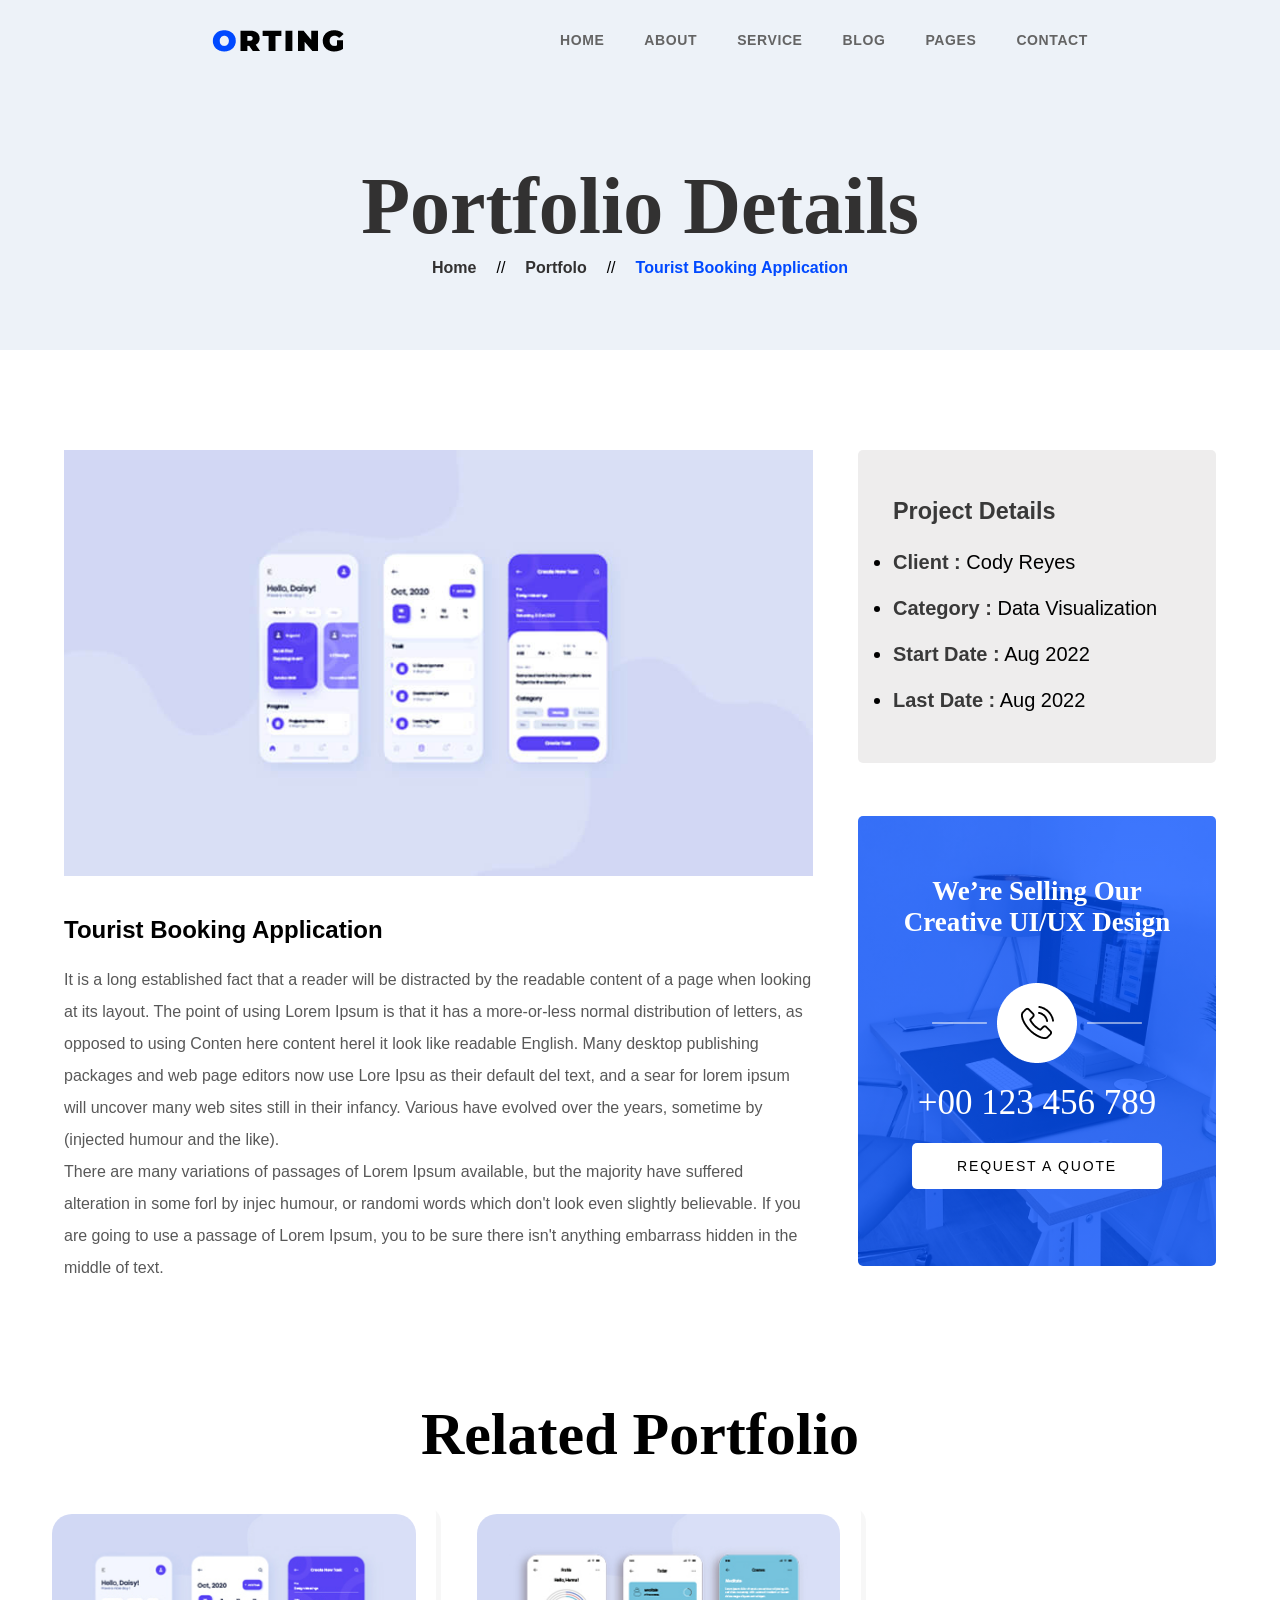
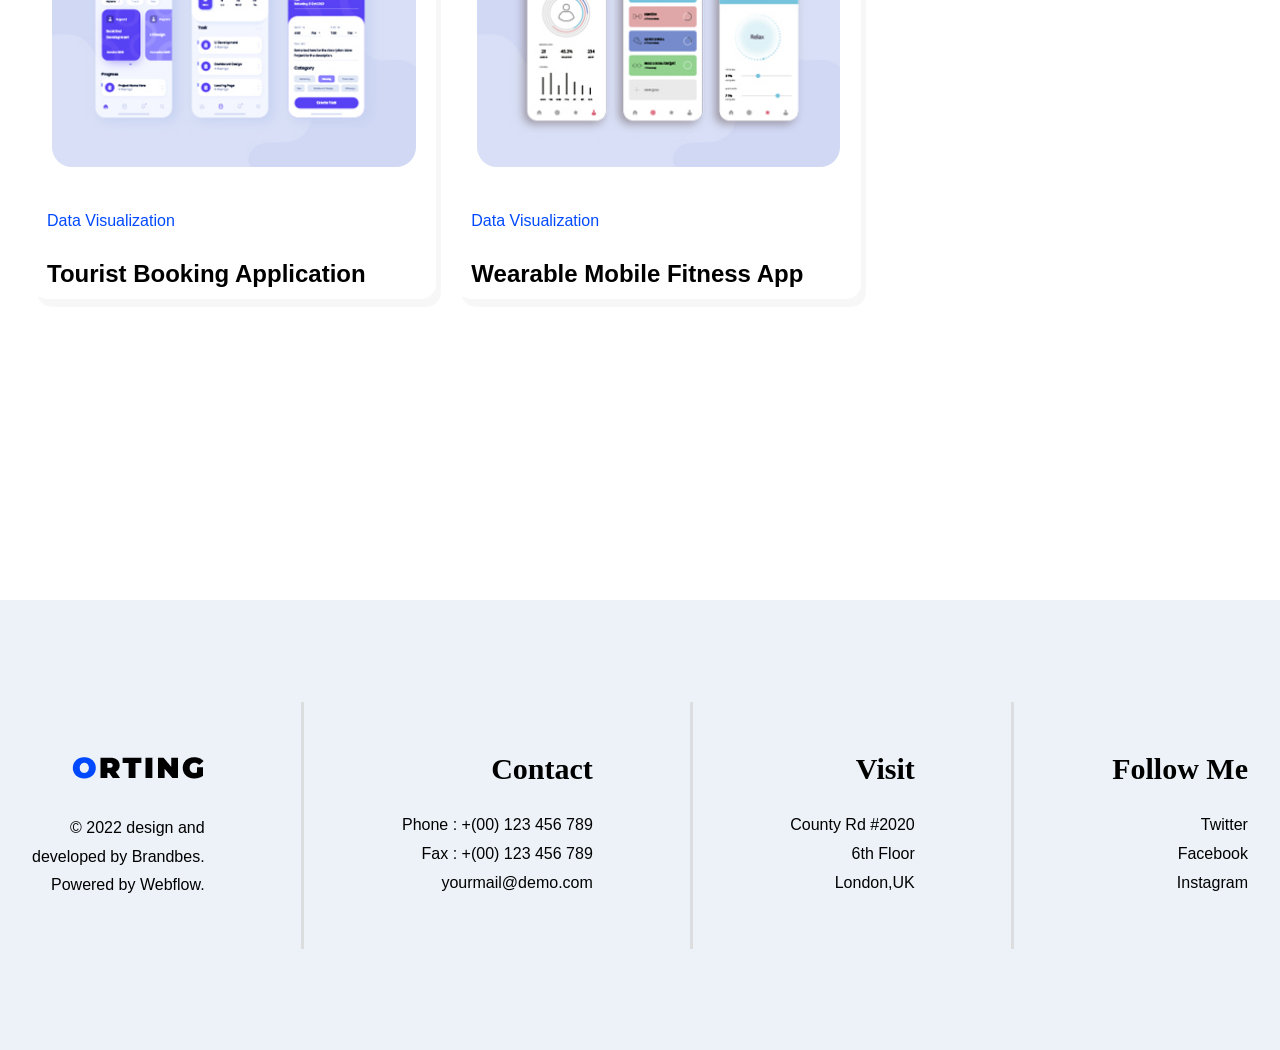
<file: session-2/Portfolio/index.html>
<!DOCTYPE html>
<html lang="en">
<head>
    <meta charset="UTF-8">
    <meta name="viewport" content="width=device-width, initial-scale=1.0">
    <title>Orting</title>
    <link rel="stylesheet" href="style.css">
</head>
<body>
    <header>
        <div class="header__container">
            <img src="logo.png" class="logo">
            <ul class="liste__links">
                <li><a href="#" class="nav__link">Home</a></li>
                <li><a href="#" class="nav__link">About</a></li>
                <li><a href="#" class="nav__link">Service</a></li>
                <li><a href="#" class="nav__link">Blog</a></li>
                <li><a href="#" class="nav__link">Pages</a></li>
                <li><a href="#" class="nav__link">Contact</a></li>
            </ul>
        </div>
        <div class="hero">
            <h1 class="title__hero">Portfolio Details</h1>
            <span class="span__hero"><a href="#" class="linke__span">Home</a>//<a href="#" class="linke__span">Portfolo</a>//<span class="Tourist__Booking">Tourist Booking Application</span></span>
        </div>
    </header>
    <!-- ---------------------------------------------------------------------------------------- -->
    <!-- ---------------------------------------------------------------------------------------- -->
    <!-- ---------------------------------------------------------------------------------------- -->

    <section class="Application">
        <div class="continer__app">
            <div class="Project">
                <img src="6.jpg" class="app__img">
                <div class="Project1__Details"> 
                    <h3 class="h__project">Project Details</h3>
                    <ul>
                        <li><span class="span__project">Client :</span> Cody Reyes</li>
                        <li><span class="span__project">Category :</span> Data Visualization</li>
                        <li><span class="span__project">Start Date :</span> Aug 2022</li>
                        <li><span class="span__project">Last Date :</span> Aug 2022</li>
                    </ul>
                </div>
            </div>
            <div class="Project2__Details">
                <div class="hmed">
                    <h2 class="h__hmed">Tourist Booking Application</h2>
                    <p class="p__hmed">It is a long established fact that a reader will be distracted by the readable content of a page when looking at its layout. The point of using Lorem Ipsum is that it has a more-or-less normal distribution of letters, as opposed to using Conten here content herel it look like readable English. Many desktop publishing packages and web page editors now use Lore Ipsu as their default del text, and a sear for lorem ipsum will uncover many web sites still in their infancy. Various have evolved over the years, sometime by (injected humour and the like).<br>
                                       There are many variations of passages of Lorem Ipsum available, but the majority have suffered alteration in some forl by injec humour, or randomi words which don't look even slightly believable. If you are going to use a passage of Lorem Ipsum, you to be sure there isn't anything embarrass hidden in the middle of text.
                    </p>
                </div>
                <div class="sidebar-info">
                    <h3 class="UI-UX_Design">We’re Selling Our Creative UI/UX Design</h3>
                    <img src="sidebar-info-phone-icon.png" class="icon_phone">
                    <a href="#" class="phone">+00 123 456 789</a>
                    <a href="#" class="buton">Request a quote</a>
                </div>
            </div>
        </div>
    </section>

<!-- ---------------------------------------------------------------------------------------- -->
<!-- ---------------------------------------------------------------------------------------- -->
<!-- ---------------------------------------------------------------------------------------- -->

    <section class="Related__Portfolio">
      <div class="continer__Related__Portfolio">
        <h2 class="h__Related__Portfolio">Related Portfolio</h2>
        <div class="carte__Related__Portfolio">
            <a href="#" class="carte__1">
                <img src="portfolio-thumbnail-1.jpg" class="portfolio-thumbnail-1">
                <span class="span__carte">Data Visualization</span>
                <h3 class="h__carte">Tourist Booking Application</h3>
            </a>
            <a href="#" class="carte__2">
                <img src="portfolio-thumbnail-5.jpg" class="portfolio-thumbnail-1">
                <span class="span__carte">Data Visualization</span>
                <h3 class="h__carte">Wearable Mobile Fitness App</h3>
            </a>
        </div>
      </div>
    </section>

<!-- ---------------------------------------------------------------------------------------- -->
<!-- ---------------------------------------------------------------------------------------- -->
<!-- ---------------------------------------------------------------------------------------- -->   

<footer>
    <div class="continer__footer">
    <div class="div__footer">
        <a href="#"><img src="logo.png"></a>
        <p class="p__footer">© 2022 design and<br>developed by Brandbes.<br> Powered by Webflow.</p>
    </div>
    <div class="bara"></div>
    <div class="div__footer">
        <h4 class="h__footer">Contact</h4>
        <p class="p__footer">Phone : +(00) 123 456 789<br>Fax : +(00) 123 456 789<br>yourmail@demo.com</p>
    </div>
    <div class="bara"></div>
    <div class="div__footer">
        <h4 class="h__footer">Visit</h3>
        <p class="p__footer">County Rd #2020<br>6th Floor<br>London,UK</p>
    </div>
    <div class="bara"></div>
    <div class="div__footer">
        <h4 class="h__footer">Follow Me</h4>
        <p class="p__footer">Twitter<br>Facebook<br>Instagram</p>
    </div>
</div>
</footer>
</body>
</html>
</file>
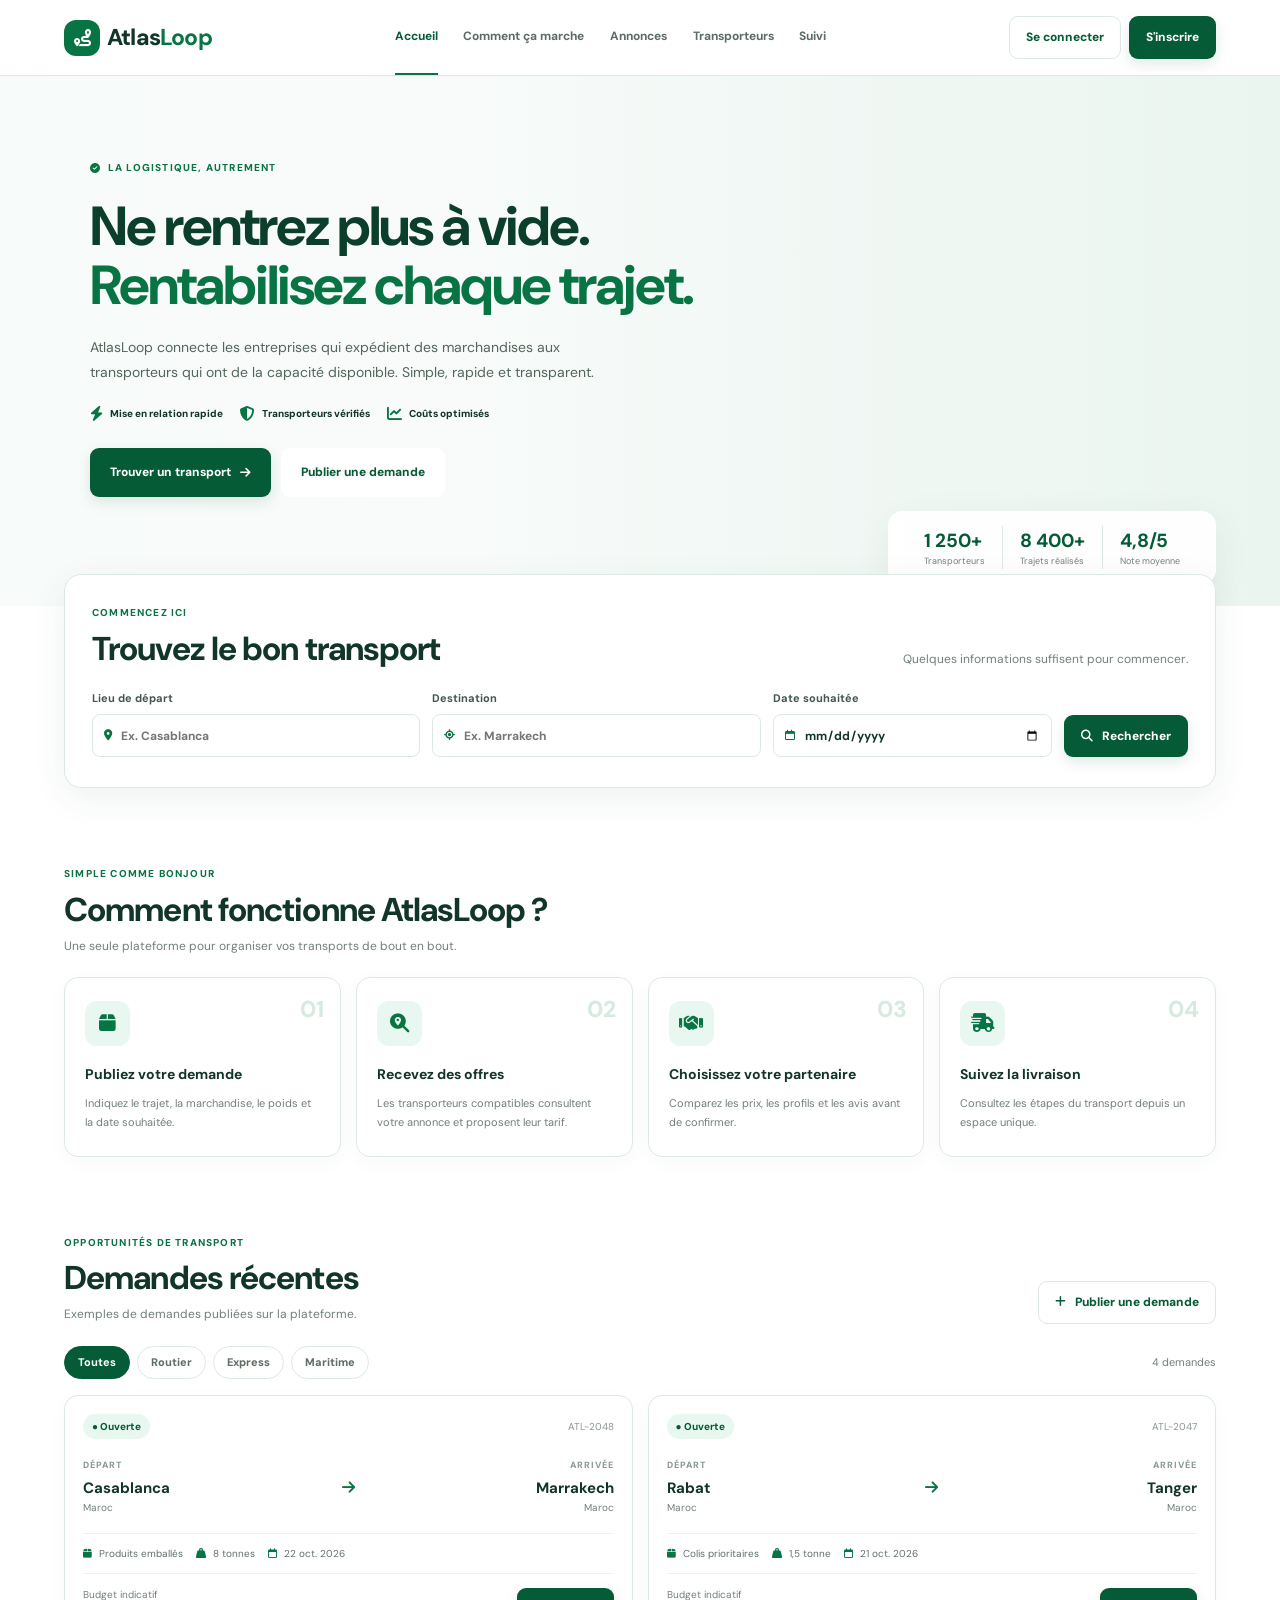
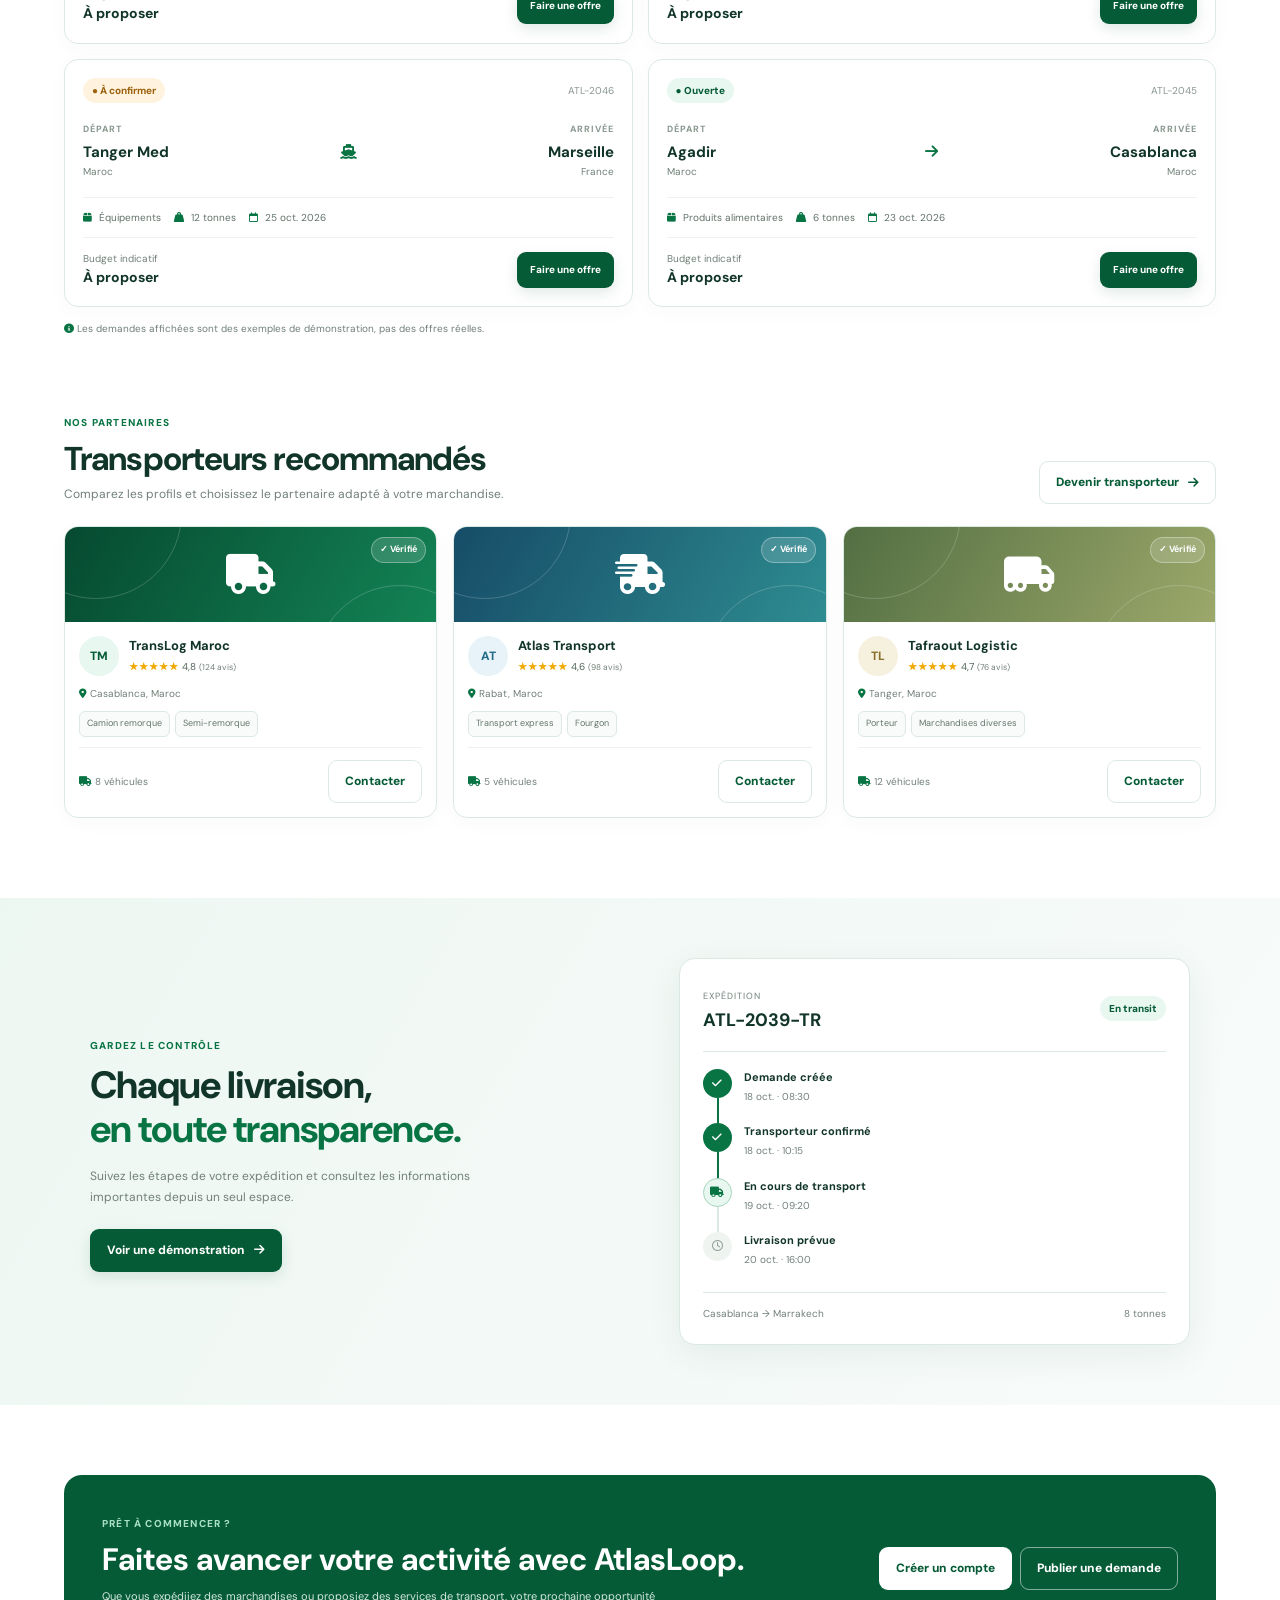
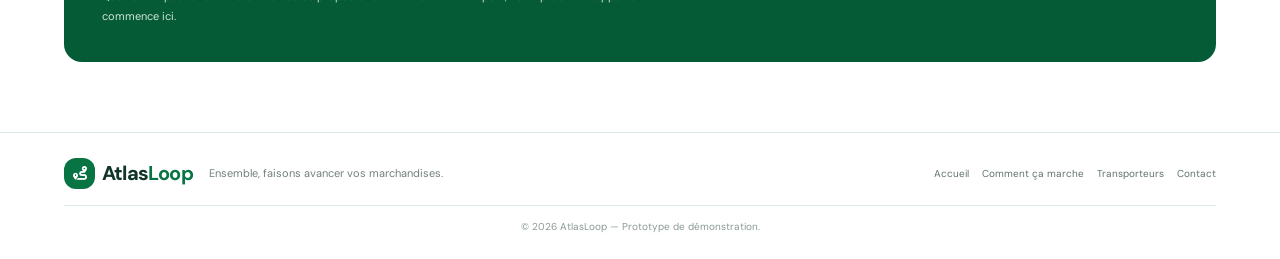
<file: session-3/AtlasLoop/index.html>
<!doctype html>
<html lang="fr">

<head>
    <meta charset="utf-8">
    <meta name="viewport" content="width=device-width,initial-scale=1">
    <title>AtlasLoop — Transport intelligent</title>
    <link rel="preconnect" href="https://fonts.googleapis.com">
    <link href="https://fonts.googleapis.com/css2?family=DM+Sans:wght@400;500;600;700;800&display=swap"
        rel="stylesheet">
    <link rel="stylesheet" href="https://cdnjs.cloudflare.com/ajax/libs/font-awesome/6.5.2/css/all.min.css">
    <link rel="stylesheet" href="style.css">
</head>

<body>
    <header class="header"><a class="logo" href="#home"><span><i
                    class="fa-solid fa-route"></i></span>Atlas<b>Loop</b></a><button id="menuBtn" class="menu-btn"
            aria-label="Menu"><i class="fa-solid fa-bars"></i></button>
        <nav id="nav"><a class="active" href="#home">Accueil</a><a href="#how">Comment ça marche</a><a
                href="#loads">Annonces</a><a href="#carriers">Transporteurs</a><a href="#tracking">Suivi</a></nav>
        <div class="head-actions"><button class="btn outline" data-modal="login">Se connecter</button><button
                class="btn primary" data-modal="register">S'inscrire</button></div>
    </header>
    <main>
        <section class="hero" id="home">
            <div class="hero-bg"></div>
            <div class="hero-cover"></div>
            <div class="hero-copy"><span class="eyebrow"><i class="fa-solid fa-circle-check"></i> La logistique,
                    autrement</span>
                <h1>Ne rentrez plus à vide.<br><em>Rentabilisez chaque trajet.</em></h1>
                <p>AtlasLoop connecte les entreprises qui expédient des marchandises aux transporteurs qui ont de la
                    capacité disponible. Simple, rapide et transparent.</p>
                <div class="perks"><span><i class="fa-solid fa-bolt"></i> Mise en relation rapide</span><span><i
                            class="fa-solid fa-shield-halved"></i> Transporteurs vérifiés</span><span><i
                            class="fa-solid fa-chart-line"></i> Coûts optimisés</span></div>
                <div class="actions"><a class="btn primary big" href="#loads">Trouver un transport <i
                            class="fa-solid fa-arrow-right"></i></a><button class="btn white big"
                        data-modal="request">Publier une demande</button></div>
            </div>
            <div class="stats">
                <div><b>1 250+</b><small>Transporteurs</small></div>
                <div><b>8 400+</b><small>Trajets réalisés</small></div>
                <div><b>4,8/5</b><small>Note moyenne</small></div>
            </div>
        </section>
        <section class="search panel">
            <div class="section-head">
                <div><span class="eyebrow">Commencez ici</span>
                    <h2>Trouvez le bon transport</h2>
                </div>
                <p>Quelques informations suffisent pour commencer.</p>
            </div>
            <form id="searchForm" class="search-grid"><label>Lieu de départ<div class="field"><i
                            class="fa-solid fa-location-dot"></i><input id="from" placeholder="Ex. Casablanca" required>
                    </div></label><label>Destination<div class="field"><i
                            class="fa-solid fa-location-crosshairs"></i><input id="to" placeholder="Ex. Marrakech"
                            required></div></label><label>Date souhaitée<div class="field"><i
                            class="fa-regular fa-calendar"></i><input id="date" type="date"></div></label><button
                    class="btn primary" type="submit"><i class="fa-solid fa-magnifying-glass"></i> Rechercher</button>
            </form>
            <p id="searchMsg" class="message"></p>
        </section>
        <section class="section" id="how">
            <div class="section-head">
                <div><span class="eyebrow">Simple comme bonjour</span>
                    <h2>Comment fonctionne AtlasLoop ?</h2>
                    <p>Une seule plateforme pour organiser vos transports de bout en bout.</p>
                </div>
            </div>
            <div class="steps">
                <article><span class="num">01</span><i class="fa-solid fa-box icon"></i>
                    <h3>Publiez votre demande</h3>
                    <p>Indiquez le trajet, la marchandise, le poids et la date souhaitée.</p>
                </article>
                <article><span class="num">02</span><i class="fa-solid fa-magnifying-glass-location icon"></i>
                    <h3>Recevez des offres</h3>
                    <p>Les transporteurs compatibles consultent votre annonce et proposent leur tarif.</p>
                </article>
                <article><span class="num">03</span><i class="fa-solid fa-handshake icon"></i>
                    <h3>Choisissez votre partenaire</h3>
                    <p>Comparez les prix, les profils et les avis avant de confirmer.</p>
                </article>
                <article><span class="num">04</span><i class="fa-solid fa-truck-fast icon"></i>
                    <h3>Suivez la livraison</h3>
                    <p>Consultez les étapes du transport depuis un espace unique.</p>
                </article>
            </div>
        </section>
        <section class="section" id="loads">
            <div class="section-head split">
                <div><span class="eyebrow">Opportunités de transport</span>
                    <h2>Demandes récentes</h2>
                    <p>Exemples de demandes publiées sur la plateforme.</p>
                </div><button class="btn outline" data-modal="request"><i class="fa-solid fa-plus"></i> Publier une
                    demande</button>
            </div>
            <div class="filters" id="filters"><button class="active" data-filter="all">Toutes</button><button
                    data-filter="route">Routier</button><button data-filter="express">Express</button><button
                    data-filter="maritime">Maritime</button><span id="count">4 demandes</span></div>
            <div class="loads" id="loadsGrid">
                <article class="load" data-type="route" data-from="Casablanca" data-to="Marrakech">
                    <div class="load-top"><span class="status">● Ouverte</span><small>ATL-2048</small></div>
                    <div class="route">
                        <div><small>DÉPART</small><b>Casablanca</b><em>Maroc</em></div><i
                            class="fa-solid fa-arrow-right"></i>
                        <div><small>ARRIVÉE</small><b>Marrakech</b><em>Maroc</em></div>
                    </div>
                    <div class="details"><span><i class="fa-solid fa-box"></i> Produits emballés</span><span><i
                                class="fa-solid fa-weight-hanging"></i> 8 tonnes</span><span><i
                                class="fa-regular fa-calendar"></i> 22 oct. 2026</span></div>
                    <div class="load-bottom">
                        <div><small>Budget indicatif</small><b>À proposer</b></div><button class="btn primary offer"
                            data-id="ATL-2048">Faire une offre</button>
                    </div>
                </article>
                <article class="load" data-type="express" data-from="Rabat" data-to="Tanger">
                    <div class="load-top"><span class="status">● Ouverte</span><small>ATL-2047</small></div>
                    <div class="route">
                        <div><small>DÉPART</small><b>Rabat</b><em>Maroc</em></div><i
                            class="fa-solid fa-arrow-right"></i>
                        <div><small>ARRIVÉE</small><b>Tanger</b><em>Maroc</em></div>
                    </div>
                    <div class="details"><span><i class="fa-solid fa-box"></i> Colis prioritaires</span><span><i
                                class="fa-solid fa-weight-hanging"></i> 1,5 tonne</span><span><i
                                class="fa-regular fa-calendar"></i> 21 oct. 2026</span></div>
                    <div class="load-bottom">
                        <div><small>Budget indicatif</small><b>À proposer</b></div><button class="btn primary offer"
                            data-id="ATL-2047">Faire une offre</button>
                    </div>
                </article>
                <article class="load" data-type="maritime" data-from="Tanger Med" data-to="Marseille">
                    <div class="load-top"><span class="status orange">● À confirmer</span><small>ATL-2046</small></div>
                    <div class="route">
                        <div><small>DÉPART</small><b>Tanger Med</b><em>Maroc</em></div><i class="fa-solid fa-ship"></i>
                        <div><small>ARRIVÉE</small><b>Marseille</b><em>France</em></div>
                    </div>
                    <div class="details"><span><i class="fa-solid fa-box"></i> Équipements</span><span><i
                                class="fa-solid fa-weight-hanging"></i> 12 tonnes</span><span><i
                                class="fa-regular fa-calendar"></i> 25 oct. 2026</span></div>
                    <div class="load-bottom">
                        <div><small>Budget indicatif</small><b>À proposer</b></div><button class="btn primary offer"
                            data-id="ATL-2046">Faire une offre</button>
                    </div>
                </article>
                <article class="load" data-type="route" data-from="Agadir" data-to="Casablanca">
                    <div class="load-top"><span class="status">● Ouverte</span><small>ATL-2045</small></div>
                    <div class="route">
                        <div><small>DÉPART</small><b>Agadir</b><em>Maroc</em></div><i
                            class="fa-solid fa-arrow-right"></i>
                        <div><small>ARRIVÉE</small><b>Casablanca</b><em>Maroc</em></div>
                    </div>
                    <div class="details"><span><i class="fa-solid fa-box"></i> Produits alimentaires</span><span><i
                                class="fa-solid fa-weight-hanging"></i> 6 tonnes</span><span><i
                                class="fa-regular fa-calendar"></i> 23 oct. 2026</span></div>
                    <div class="load-bottom">
                        <div><small>Budget indicatif</small><b>À proposer</b></div><button class="btn primary offer"
                            data-id="ATL-2045">Faire une offre</button>
                    </div>
                </article>
            </div>
            <p id="empty" class="empty hidden">Aucune demande ne correspond à cette recherche.</p>
            <p class="note"><i class="fa-solid fa-circle-info"></i> Les demandes affichées sont des exemples de
                démonstration, pas des offres réelles.</p>
        </section>
        <section class="section" id="carriers">
            <div class="section-head split">
                <div><span class="eyebrow">Nos partenaires</span>
                    <h2>Transporteurs recommandés</h2>
                    <p>Comparez les profils et choisissez le partenaire adapté à votre marchandise.</p>
                </div><button class="btn outline" data-modal="register">Devenir transporteur <i
                        class="fa-solid fa-arrow-right"></i></button>
            </div>
            <div class="carriers">
                <article class="carrier">
                    <div class="carrier-art green"><i class="fa-solid fa-truck"></i><span>✓ Vérifié</span></div>
                    <div class="carrier-body">
                        <div class="carrier-head">
                            <div class="avatar">TM</div>
                            <div>
                                <h3>TransLog Maroc</h3>
                                <p><b>★★★★★</b> 4,8 <small>(124 avis)</small></p>
                            </div>
                        </div>
                        <p class="location"><i class="fa-solid fa-location-dot"></i> Casablanca, Maroc</p>
                        <div class="chips"><span>Camion remorque</span><span>Semi-remorque</span></div>
                        <div class="carrier-bottom"><span><i class="fa-solid fa-truck"></i> 8 véhicules</span><button
                                class="btn outline contact" data-name="TransLog Maroc">Contacter</button></div>
                    </div>
                </article>
                <article class="carrier">
                    <div class="carrier-art blue"><i class="fa-solid fa-truck-fast"></i><span>✓ Vérifié</span></div>
                    <div class="carrier-body">
                        <div class="carrier-head">
                            <div class="avatar blue-avatar">AT</div>
                            <div>
                                <h3>Atlas Transport</h3>
                                <p><b>★★★★★</b> 4,6 <small>(98 avis)</small></p>
                            </div>
                        </div>
                        <p class="location"><i class="fa-solid fa-location-dot"></i> Rabat, Maroc</p>
                        <div class="chips"><span>Transport express</span><span>Fourgon</span></div>
                        <div class="carrier-bottom"><span><i class="fa-solid fa-truck"></i> 5 véhicules</span><button
                                class="btn outline contact" data-name="Atlas Transport">Contacter</button></div>
                    </div>
                </article>
                <article class="carrier">
                    <div class="carrier-art gold"><i class="fa-solid fa-truck-moving"></i><span>✓ Vérifié</span></div>
                    <div class="carrier-body">
                        <div class="carrier-head">
                            <div class="avatar gold-avatar">TL</div>
                            <div>
                                <h3>Tafraout Logistic</h3>
                                <p><b>★★★★★</b> 4,7 <small>(76 avis)</small></p>
                            </div>
                        </div>
                        <p class="location"><i class="fa-solid fa-location-dot"></i> Tanger, Maroc</p>
                        <div class="chips"><span>Porteur</span><span>Marchandises diverses</span></div>
                        <div class="carrier-bottom"><span><i class="fa-solid fa-truck"></i> 12 véhicules</span><button
                                class="btn outline contact" data-name="Tafraout Logistic">Contacter</button></div>
                    </div>
                </article>
            </div>
        </section>
        <section class="tracking" id="tracking">
            <div class="tracking-copy"><span class="eyebrow">Gardez le contrôle</span>
                <h2>Chaque livraison,<br><em>en toute transparence.</em></h2>
                <p>Suivez les étapes de votre expédition et consultez les informations importantes depuis un seul
                    espace.</p><button class="btn primary" data-modal="track">Voir une démonstration <i
                        class="fa-solid fa-arrow-right"></i></button>
            </div>
            <div class="track-card">
                <div class="track-head">
                    <div><small>EXPÉDITION</small>
                        <h3>ATL-2039-TR</h3>
                    </div><span class="status">En transit</span>
                </div>
                <div class="timeline">
                    <div class="stop done"><i class="fa-solid fa-check"></i>
                        <div><b>Demande créée</b><small>18 oct. · 08:30</small></div>
                    </div>
                    <div class="stop done"><i class="fa-solid fa-check"></i>
                        <div><b>Transporteur confirmé</b><small>18 oct. · 10:15</small></div>
                    </div>
                    <div class="stop current"><i class="fa-solid fa-truck"></i>
                        <div><b>En cours de transport</b><small>19 oct. · 09:20</small></div>
                    </div>
                    <div class="stop"><i class="fa-regular fa-clock"></i>
                        <div><b>Livraison prévue</b><small>20 oct. · 16:00</small></div>
                    </div>
                </div>
                <div class="track-foot"><span>Casablanca → Marrakech</span><span>8 tonnes</span></div>
            </div>
        </section>
        <section class="cta section">
            <div><span class="eyebrow">Prêt à commencer ?</span>
                <h2>Faites avancer votre activité avec AtlasLoop.</h2>
                <p>Que vous expédiiez des marchandises ou proposiez des services de transport, votre prochaine
                    opportunité commence ici.</p>
            </div>
            <div class="cta-actions"><button class="btn white" data-modal="register">Créer un compte</button><button
                    class="btn light-outline" data-modal="request">Publier une demande</button></div>
        </section>
    </main>
    <footer><a class="logo" href="#home"><span><i class="fa-solid fa-route"></i></span>Atlas<b>Loop</b></a>
        <p>Ensemble, faisons avancer vos marchandises.</p>
        <div><a href="#home">Accueil</a><a href="#how">Comment ça marche</a><a href="#carriers">Transporteurs</a><a
                href="#contact">Contact</a></div><small>© <span id="year"></span> AtlasLoop — Prototype de
            démonstration.</small>
    </footer>

    <div class="backdrop hidden" id="request">
        <div class="modal"><button class="close" data-close>×</button><span class="eyebrow">Nouvelle expédition</span>
            <h2>Publier une demande de transport</h2>
            <p>Décrivez votre besoin pour recevoir des offres adaptées.</p>
            <form id="requestForm">
                <div class="two"><label>Lieu de départ *<input name="from" required
                            placeholder="Casablanca"></label><label>Destination *<input name="to" required
                            placeholder="Marrakech"></label></div>
                <div class="two"><label>Type de marchandise *<select name="goods" required>
                            <option value="">Sélectionner</option>
                            <option>Produits emballés</option>
                            <option>Produits alimentaires</option>
                            <option>Équipements</option>
                            <option>Colis express</option>
                            <option>Autre</option>
                        </select></label><label>Poids en tonnes *<input name="weight" type="number" min=".1" step=".1"
                            required placeholder="8"></label></div>
                <div class="two"><label>Date souhaitée *<input name="date" type="date" required></label><label>Type de
                        transport<select name="type">
                            <option>Transport routier</option>
                            <option>Transport express</option>
                            <option>Transport maritime</option>
                        </select></label></div><label>Description<textarea name="description" rows="3"
                        placeholder="Dimensions, contraintes, informations utiles..."></textarea></label><button
                    class="btn primary full" type="submit">Publier la demande</button>
                <p class="form-msg" id="requestMsg"></p>
            </form>
        </div>
    </div>
    <div class="backdrop hidden" id="offer">
        <div class="modal narrow"><button class="close" data-close>×</button><span class="eyebrow">Espace
                transporteur</span>
            <h2>Faire une offre</h2>
            <p>Demande sélectionnée : <b id="offerRef"></b></p>
            <form id="offerForm"><input id="offerId" type="hidden"><label>Votre entreprise *<input name="company"
                        required placeholder="Nom de votre société"></label><label>Prix proposé (MAD) *<input
                        name="price" type="number" min="1" required placeholder="1800"></label><label>Délai estimé<input
                        name="delay" placeholder="Ex. 1 jour"></label><label>Message<textarea name="message" rows="3"
                        placeholder="Présentez votre offre..."></textarea></label><button class="btn primary full"
                    type="submit">Envoyer l'offre</button>
                <p class="form-msg" id="offerMsg"></p>
            </form>
        </div>
    </div>
    <div class="backdrop hidden" id="login">
        <div class="modal narrow"><button class="close" data-close>×</button><span class="eyebrow">Bon retour</span>
            <h2>Se connecter</h2>
            <p>Accédez à votre espace AtlasLoop.</p>
            <form id="loginForm"><label>E-mail<input type="email" required
                        placeholder="vous@entreprise.ma"></label><label>Mot de passe<input type="password" required
                        minlength="6" placeholder="Mot de passe"></label><button class="btn primary full"
                    type="submit">Se connecter</button>
                <p class="form-msg" id="loginMsg"></p>
            </form>
        </div>
    </div>
    <div class="backdrop hidden" id="register">
        <div class="modal narrow"><button class="close" data-close>×</button><span class="eyebrow">Rejoignez
                AtlasLoop</span>
            <h2>Créer un compte</h2>
            <p>Choisissez votre type de compte.</p>
            <form id="registerForm"><label>Je suis...<select name="role">
                        <option>Une entreprise qui expédie</option>
                        <option>Un transporteur</option>
                    </select></label><label>Nom / entreprise<input name="name" required
                        placeholder="Nom ou société"></label><label>E-mail<input name="email" type="email" required
                        placeholder="vous@entreprise.ma"></label><label>Mot de passe<input name="password"
                        type="password" required minlength="6" placeholder="6 caractères minimum"></label><button
                    class="btn primary full" type="submit">Créer mon compte</button>
                <p class="form-msg" id="registerMsg"></p>
            </form>
        </div>
    </div>
    <div class="backdrop hidden" id="track">
        <div class="modal narrow"><button class="close" data-close>×</button><span class="eyebrow">Suivi
                d'expédition</span>
            <h2>Démonstration du suivi</h2>
            <p>Les étapes visibles dans une version connectée :</p>
            <div class="demo">
                <p>✓ Demande créée</p>
                <p>✓ Transporteur confirmé</p>
                <p>🚚 En cours de transport</p>
                <p>◷ Livraison prévue</p>
            </div>
            <p class="form-msg">Données fictives de démonstration.</p>
        </div>
    </div>
    <div class="toast" id="toast"></div>
    <script src="script.js"></script>
</body>

</html>
</file>
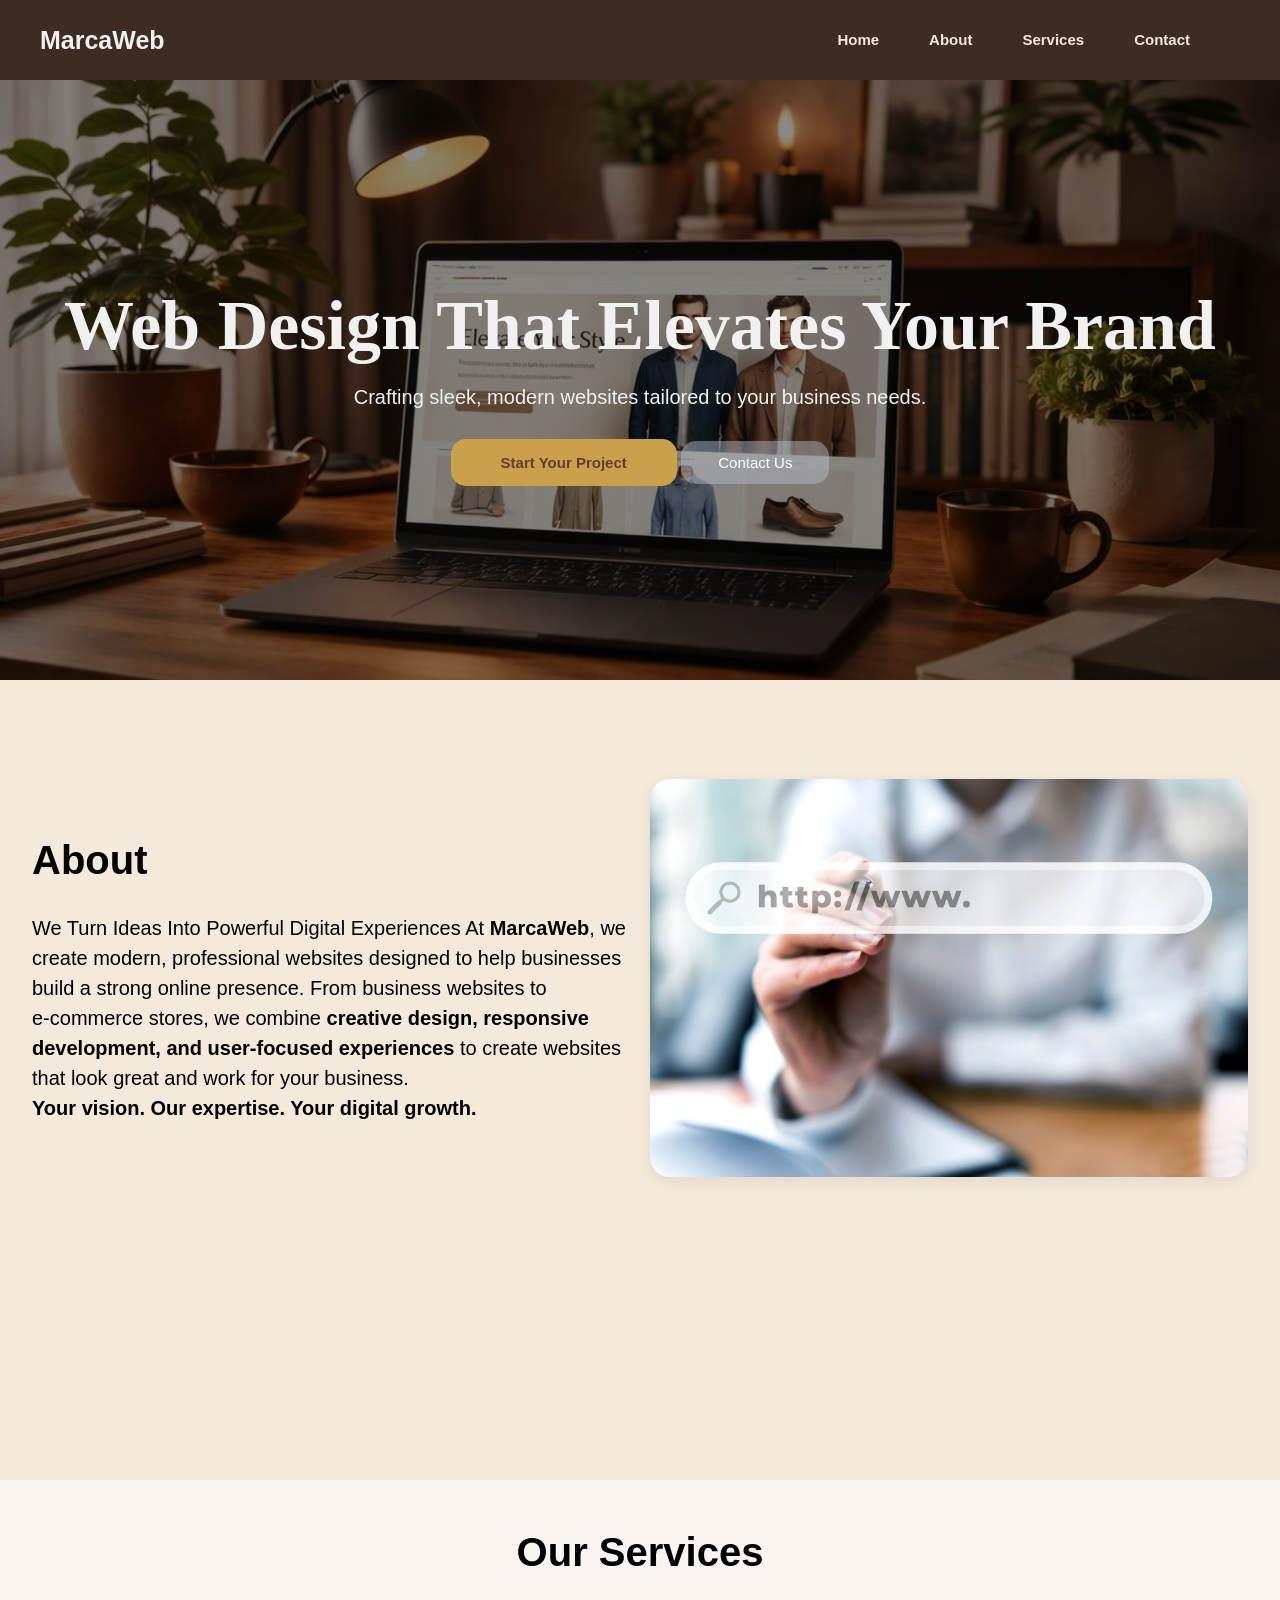
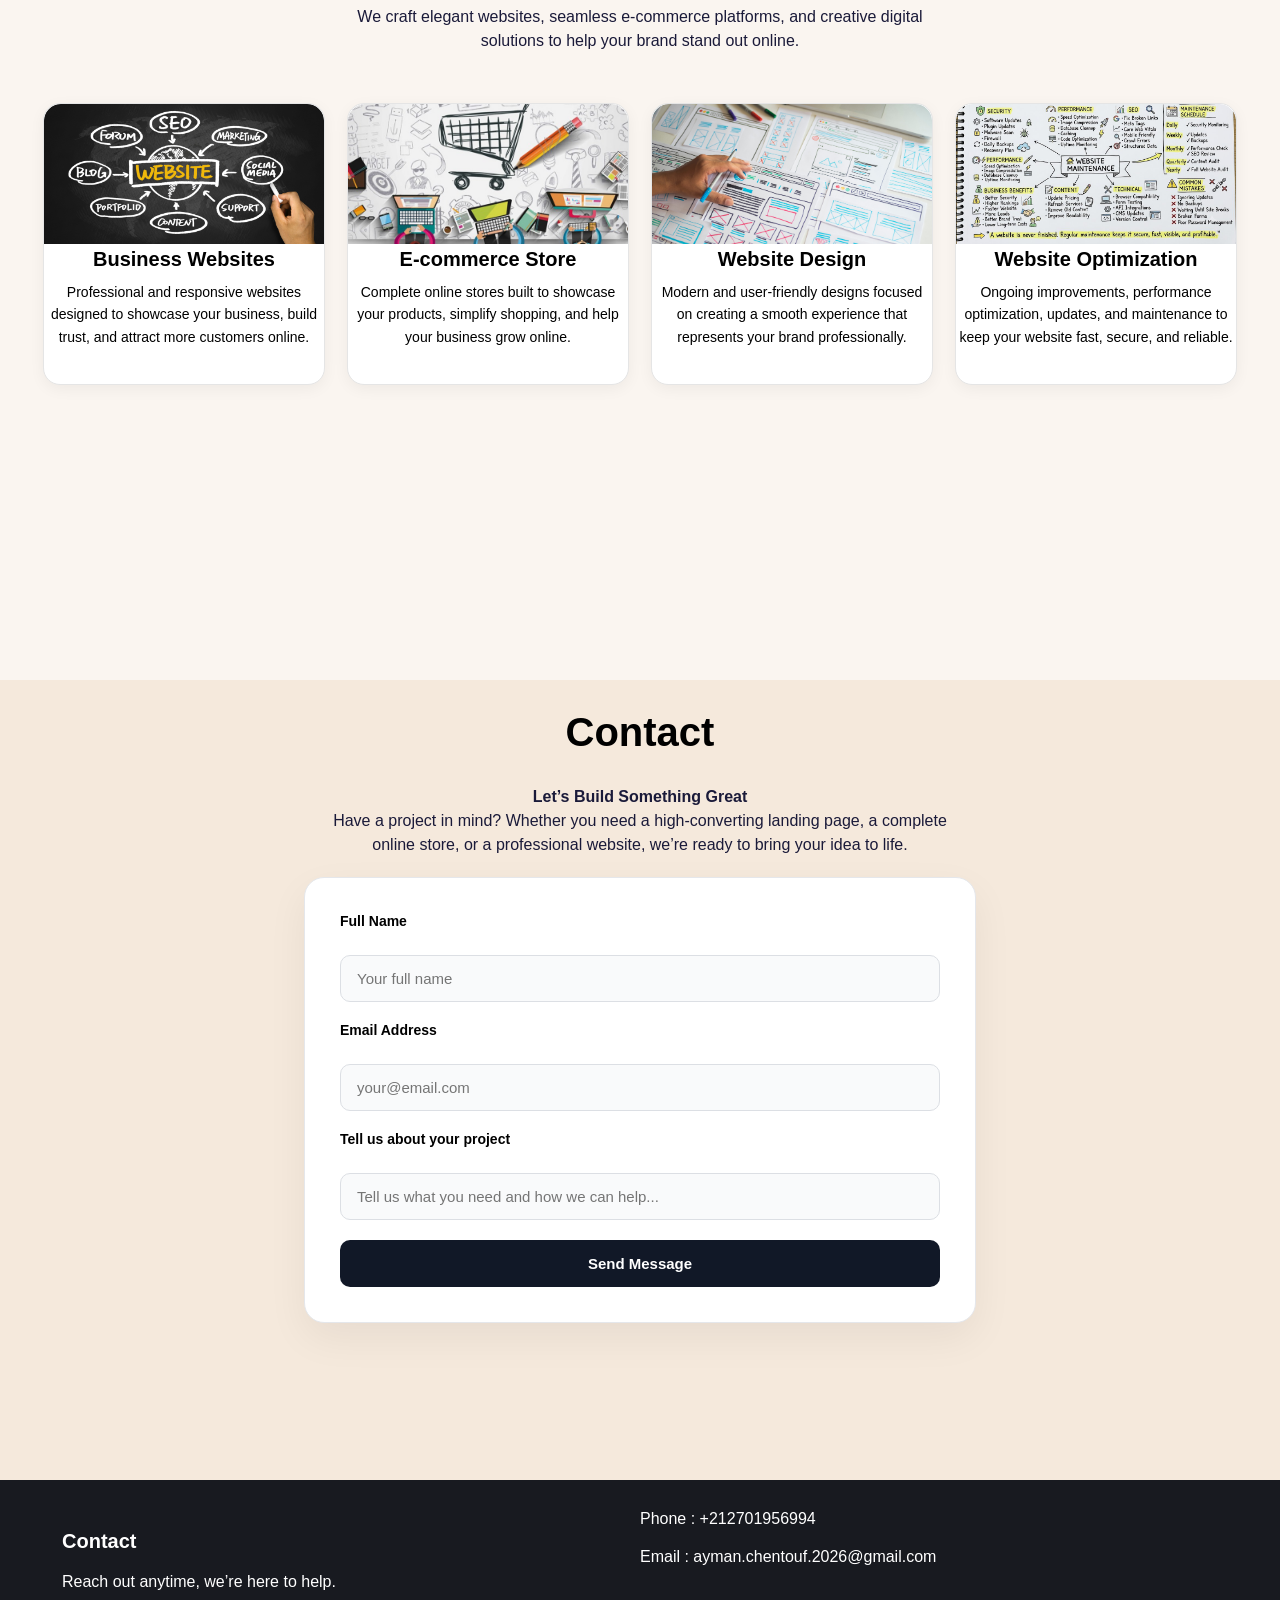
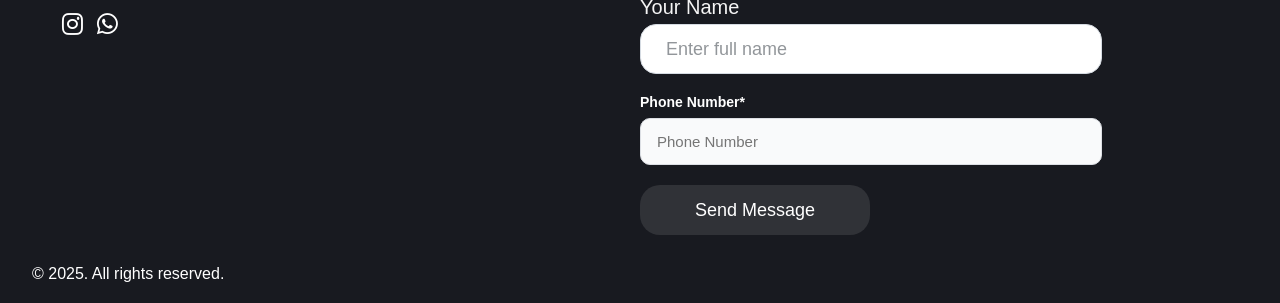
<file: session-3/marca-web/index.html>
<!DOCTYPE html>
<html lang="en">

<head>
    <meta charset="UTF-8">
    <meta name="viewport" content="width=device-width, initial-scale=1.0">
    <title>MarcaWeb</title>
    <link rel="stylesheet" href="style.css">
    <link rel="stylesheet" href="https://cdnjs.cloudflare.com/ajax/libs/font-awesome/6.7.2/css/all.min.css">
</head>

<body>
    <header class="header">
        <div class="header__burger">
            <div class="header__logo">MarcaWeb</div>
            <div class="header__menu">
                <nav class="header__nav">
                    <ul class="header__list">
                        <li class="header__item"><a href="#hero" class="header__link">Home</a></li>
                        <li class="header__item"><a href="#About" class="header__link">About</a></li>
                        <li class="header__item"><a href="#Services" class="header__link">Services</a></li>
                        <li class="header__item"><a href="#contact" class="header__link">Contact</a></li>
                    </ul>
                </nav>
            </div>
        </div>
    </header>

    <!-- ------------------------------------------------------------------>
    <!-- ------------------------------------------------------------------>
    <!-- ------------------------------------------------------------------>

    <section id="hero">
        <div class="hero__content">
            <div class="hero__text">
                <h1 class="hero__title">Web Design That Elevates Your Brand</h1>
                <p class="hero__description">Crafting sleek, modern websites tailored to your business needs.</p>
            </div>
            <div class="hero__buttons">
                <a href="#Services" class="hero__button--primary">Start Your Project </a>
                <a href="#contact" class="hero__button--secondary">Contact Us</a>
            </div>
        </div>
    </section>

    <!-- ------------------------------------------------------------------>
    <!-- ------------------------------------------------------------------>
    <!-- ------------------------------------------------------------------>

    <section id="About">
        <div class="about__content">
            <div class="about__text">
                <h2 class="about__title"> About </h2>
                <p class="about__description">We Turn Ideas Into Powerful Digital Experiences
                    At <strong>MarcaWeb</strong>, we create modern, professional websites designed to help businesses
                    build a strong online presence.
                    From business websites to <br>e-commerce stores, we combine <strong>creative design, responsive
                    development, and user-focused experiences</strong>
                    to create websites that look great and work for your business. <br><strong>Your vision. Our
                    expertise. Your digital growth.</strong>
                </p>
            </div>
            <div class="about__images">
                <img src="img/aboute.jpg" class="about__image">
            </div>
        </div>
    </section>

    <!-- ------------------------------------------------------------------>
    <!-- ------------------------------------------------------------------>
    <!-- ------------------------------------------------------------------>

    <section id="Services">
        <div class="Services__content">
            <div class="Services__text">
                <h2 class="Services__title">Our Services</h2>
                <p class="Services__description">We craft elegant websites, seamless e-commerce platforms, and creative
                    digital<br> solutions to help your brand stand out online.</p>
            </div>
            <div class="services__article">
                <div class="cart">
                    <img src="img/business_websites.jpeg" class="img_cart">
                    <h3 class="h-carte">Business Websites</h3>
                    <p class="p_cart">Professional and responsive websites designed to showcase your business, build
                        trust, and attract more customers online.</p>
                </div>
                <div class="cart">
                    <img src="img/e-commerce_store_development.jpg" class="img_cart">
                    <h3 class="h-carte">E-commerce Store</h3>
                    <p class="p_cart">Complete online stores built to showcase your products, simplify shopping, and
                        help your business grow online.</p>
                </div>
                <div class="cart">
                    <img src="img/website_design.jpeg" class="img_cart">
                    <h3 class="h-carte">Website Design</h3>
                    <p class="p_cart">Modern and user-friendly designs focused on creating a smooth experience that
                        represents your brand professionally.</p>
                </div>
                <div class="cart">
                    <img src="img/website-maintenance.jpg" class="img_cart">
                    <h3 class="h-carte">Website Optimization</h3>
                    <p class="p_cart">Ongoing improvements, performance optimization, updates, and maintenance to keep
                        your website fast, secure, and reliable.</p>
                </div>
            </div>
        </div>
    </section>

    <!-- ------------------------------------------------------------------>
    <!-- ------------------------------------------------------------------>
    <!-- ------------------------------------------------------------------>

    <section id="contact">
        <div class="continer_contact">
            <div class="contact__text">
                <h2 class="contact__title">Contact</h2>
                <p class="contact__description"> <strong>Let’s Build Something Great</strong><br> Have a project in
                    mind? Whether you need a high-converting landing page, a complete online store, or a professional
                    website, we’re ready to bring your idea to life.</p>
            </div>
            <form class="form__contact">
                <div class="form-group">
                    <label for="fname">Full Name</label><br>
                    <input type="text" id="fname" placeholder="Your full name" required><br>
                </div>
                <div class="form-group">
                    <label for="Email">Email Address</label><br>
                    <input type="email" id="Email" placeholder="your@email.com" required><br>
                </div>
                <div class="form-group">
                    <label for="project">Tell us about your project</label><br>
                    <input type="text" id="project" placeholder="Tell us what you need and how we can help..."
                        required><br>
                </div>
                <button type="submit">
                    Send Message
                </button>
            </form>
    </section>
    <!-- ------------------------------------------------------------------>
    <!-- ------------------------------------------------------------------>
    <!-- ------------------------------------------------------------------>
    <footer>
        <div>
        <div class="container-footer">
            <div>
                <h4>Contact</h4>
                <p>Reach out anytime, we’re here to help.</p>
                <a href="https://www.instagram.com/el.ayman.ch/"><i class="fa-brands fa-instagram"></i></a>
                <a href="https://wa.me/212701956994"><i class="fa-brands fa-whatsapp"></i></a>
            </div>
            <div>
                <span>Phone : <a href="tel:+212701956994">+212701956994</a></span>
                <span>Email : <a href="mailto:ayman.chentouf.2026@gmail.com">ayman.chentouf.2026@gmail.com</a></span>

                <form action="#" method="post" class="contact-form2">

                    <div class="form-group2">
                        <label for="name">Your Name</label>
                        <input type="text" id="name" name="name" placeholder="Enter full name">
                    </div>

                    <div class="form-group">
                        <label for="phone">Phone Number*</label>
                        <input type="tel" id="phone" name="phone" placeholder="Phone Number" required>
                    </div>

                    <button type="submit">Send Message</button>

                </form>
            </div>
        </div>
        <p>© 2025. All rights reserved.</p>
        </div>
    </footer>
</body>

</html>
</file>
<file: session-2/Portfolio/style.css>
*{
    margin: 0;
    padding: 0;
}
body{
    font-family: 'Roboto', sans-serif;
    background-color:#ffffff;
}
.header__container{
    width: 70%;
    max-width: 1500px;
    height: 80px;
    margin: 0 auto;
    display: flex;
    justify-content: space-between;
    align-items: center;
}
.liste__links{
    list-style: none;
    display: flex;
    gap: 40px;
}
.logo{
    padding-left: 20px;
}
.nav__link{
    color: #646464;
    font-size: 14px;
    line-height: 110px;
    font-weight: 700;
    letter-spacing: 0.6px;
    text-transform: uppercase;
    text-decoration: none;
}
.nav__link:hover{
    color: #222222;
}
header{
    height: 350px;
    background-color: #edf2f8;
}
.hero{ 
    height: calc(100% - 80px);
    max-width: 1500px;
    max-height: 500px;
    margin: 0 auto;
    text-align: center;
    align-content: center;
}
.title__hero{
    color: #323131;
    font-size: 80px;
    font-family: 'Playfair Display' ;
    font-weight: 700 ;
    line-height: 1.33;

}
.linke__span ,.Tourist__Booking{
    text-decoration: none;   
    padding: 0 20px; 
    font-weight: bold;
}
.linke__span{
    color: #323131;
}
.linke__span:hover{
    color: #0049ff;
}
.Tourist__Booking{
    color: #0049ff;
}

/* ---------------------------------------------------------------------- */
/* ---------------------------------------------------------------------- */
/* ---------------------------------------------------------------------- */

.Project1__Details{
    background-color: #eeeded;
    border-radius: 5px;
    padding: 35px 35px 40px;
    line-height: 2.3;
    width: 25%;
    height: fit-content;
    font-weight: 100;
    font-size: 20px ;
}
.span__project{
    font-weight: bold;
    color: #393939;
}
.continer__app{
    width: 90%; 
    margin: 0 auto;
    max-width: 1500px;
    max-height: 800px;
    padding-bottom: 250px;
}
.Project{
    padding-top: 100px;
    display: flex;
    justify-content: space-between;
}
.app__img{
    width: 65%;
}
.h__project{
    color: #393939;
}
.sidebar-info{
    width: 25%;
    height: 350px;
    background-image: linear-gradient(rgba(0, 76, 255, 0.75),rgba(0, 76, 255, 0.75)) , url(sidebar-info-banner.jpg) ;
    background-position: 0px 0px, 50% 50%;
    background-size: cover;
    background-repeat: no-repeat;
    border-radius: 5px;
    padding: 60px 35px 40px;
    display: flex;
    flex-direction: column;
    align-items: center;
    gap: 20px;
    text-align: center;
    position: relative;
    bottom: 100px;

}
.hmed{
    width: 65%;
}
.Project2__Details{
    display: flex;
    justify-content: space-between;
    padding-top: 40px;
}
.p__hmed{
    line-height: 2;
    color: #585858;
    font-size: 16px;
    padding-top: 20px;
}
.buton{
    padding: 15px 45px;
    background-color: #fff;
    color: #000;
    font-size: 14px;
    font-weight: 500;
    letter-spacing: 1.8px;
    text-decoration: none;
    text-transform: uppercase;
    border-radius: 5px;
}
.UI-UX_Design{
    color: #fff;
    font-size: 27px;
    font-weight: 600;
    font-family: 'Playfair Display';
    margin-bottom: 25px;
}
.phone{
    font-family: 'Playfair Display' ;
    text-decoration: none;
    font-size: 35px;
    font-weight: 400;
    color: #fff;
}

/* ------------------------------------------------------------------------ */
/* ------------------------------------------------------------------------ */
/* ------------------------------------------------------------------------ */

.carte__Related__Portfolio{
    width: 95%;
    display: flex;
    gap: 20px;
}
.h__Related__Portfolio{
    font-family: 'Roboto';
    text-align: center;
    font-size: 60px;
    color: #000;
}
.carte__1 , .carte__2{
    width: 35%;
    height: 400px;
    margin-top: 30px;
    box-shadow: 5px 8px rgba(0,0,0,0.03);
    display: flex;
    flex-direction: column;
    gap: 30px;
    text-decoration: none;
    border-radius: 15px;
}
.continer__Related__Portfolio{
    width: 95%;
    max-width: 1500px;
    height: 100vh;
    max-height: 800px;
    margin: 0 auto;
}
.span__carte{
    font-size: 16px;
    color: #0049ff;
    margin-left: 15px;
}
.portfolio-thumbnail-1{
    border-radius: 20px;
    width: 90%;
    margin: 15px auto;
}
.h__carte{
    color: #000;
    font-size: 24px;
    margin-left: 15px;
}
.h__carte:hover{
    color: #0049ff;
}
.carte__1:hover{
    transform:translateY(3px);
}
.carte__2:hover{
    transform:translateY(3px);
}

/* ------------------------------------------------------------------------ */
/* ------------------------------------------------------------------------ */
/* ------------------------------------------------------------------------ */

footer{
    background-color: #edf2f8;
    height: 450px;
    max-height: 600px;
}
.continer__footer{
    width: 95%;
    max-width: 1500px;
    height: 100%;
    margin:0 auto;
    display: flex;
    justify-content: space-between;
    align-items: center;
    text-align: right;
}
.h__footer{
    font-size: 30px;
    font-family: 'Playfair Display';
    font-weight: 900;
}
.p__footer{
    padding-top: 25px;
    line-height: 1.8;
}
.bara{
    width: 1px;
    height: 247px;
    border-left: solid #dbddde ;
}
</file>
<file: session-3/AtlasLoop/style.css>
:root {
    --green: #087443;
    --green-dark: #055b35;
    --green-light: #e8f7f0;
    --text: #12352a;
    --text-light: #718078;
    --border: #dce9e3;
    --background: #f8fbfa;
    --white: #fff;
    --shadow: 0 10px 35px rgba(15, 70, 50, .07)
}

* {
    box-sizing: border-box;
    margin: 0;
    padding: 0
}

html {
    scroll-behavior: smooth;
    scroll-padding-top: 90px
}

body {
    font-family: "DM Sans", Arial, sans-serif;
    color: var(--text);
    background: #fff;
    line-height: 1.55
}

button,
input,
select,
textarea {
    font: inherit
}

button,
a {
    cursor: pointer
}

a {
    color: inherit;
    text-decoration: none
}

.hidden {
    display: none !important
}

.header {
    height: 76px;
    padding: 0 5%;
    display: flex;
    align-items: center;
    justify-content: space-between;
    gap: 22px;
    position: sticky;
    top: 0;
    z-index: 20;
    background: #fffffff5;
    border-bottom: 1px solid var(--border);
    backdrop-filter: blur(12px)
}

.logo {
    display: flex;
    align-items: center;
    gap: 7px;
    font-size: 23px;
    font-weight: 800;
    letter-spacing: -.8px;
    white-space: nowrap
}

.logo span {
    display: grid;
    place-items: center;
    width: 36px;
    height: 36px;
    border-radius: 12px;
    background: var(--green);
    color: #fff;
    font-size: 17px
}

.logo b {
    color: var(--green);
    margin-left: -7px
}

.header nav {
    display: flex;
    gap: clamp(12px, 2vw, 27px)
}

.header nav a {
    font-size: 12px;
    font-weight: 700;
    color: #5c6c63;
    padding: 27px 0
}

.header nav a:hover,
.header nav a.active {
    color: var(--green-dark);
    border-bottom: 2px solid var(--green)
}

.head-actions {
    display: flex;
    gap: 8px
}

.menu-btn {
    display: none;
    background: none;
    border: 0;
    color: var(--green);
    font-size: 23px
}

.btn {
    border: 1px solid transparent;
    border-radius: 9px;
    padding: 11px 16px;
    display: inline-flex;
    justify-content: center;
    align-items: center;
    gap: 9px;
    font-size: 12px;
    font-weight: 800;
    transition: .2s
}

.btn:hover {
    transform: translateY(-1px)
}

.primary {
    background: var(--green-dark);
    color: white;
    box-shadow: 0 5px 14px #055b3520
}

.primary:hover {
    background: var(--green)
}

.outline {
    background: white;
    border-color: var(--border);
    color: var(--green-dark)
}

.outline:hover {
    background: var(--green-light)
}

.white {
    background: white;
    color: var(--green-dark)
}

.light-outline {
    background: transparent;
    border-color: #ffffff80;
    color: white
}

.big {
    padding: 14px 19px
}

.hero {
    min-height: 530px;
    position: relative;
    display: flex;
    align-items: center;
    overflow: hidden;
    background: #eaf5ef
}

.hero-bg {
    position: absolute;
    inset: 0;
    background: url("https://images.unsplash.com/photo-1519003722824-194d4455a60c?auto=format&fit=crop&w=2000&q=90") center 55%/cover
}

.hero-cover {
    position: absolute;
    inset: 0;
    background: linear-gradient(90deg, #f8fbfafc 0%, #f8fbfaed 38%, #f8fbfa8c 60%, #f8fbfa05 100%)
}

.hero-copy {
    position: relative;
    z-index: 1;
    width: min(690px, 60%);
    margin-left: 7%;
    padding: 55px 0 85px
}

.eyebrow {
    display: inline-flex;
    align-items: center;
    gap: 7px;
    color: var(--green);
    font-size: 10px;
    font-weight: 800;
    text-transform: uppercase;
    letter-spacing: 1.2px
}

.hero h1 {
    font-size: clamp(34px, 4.3vw, 56px);
    line-height: 1.08;
    letter-spacing: -2px;
    margin-top: 17px;
    color: #0b3e2b
}

.hero h1 em,
.tracking h2 em {
    font-style: normal;
    color: var(--green)
}

.hero-copy>p {
    max-width: 560px;
    margin-top: 19px;
    color: #53665b;
    font-size: 14px;
    line-height: 1.8
}

.perks {
    display: flex;
    flex-wrap: wrap;
    gap: 17px;
    margin-top: 21px
}

.perks span {
    display: flex;
    align-items: center;
    gap: 7px;
    font-size: 10px;
    font-weight: 800
}

.perks i {
    font-size: 15px;
    color: var(--green)
}

.actions {
    display: flex;
    flex-wrap: wrap;
    gap: 10px;
    margin-top: 27px
}

.stats {
    position: absolute;
    right: 5%;
    bottom: 22px;
    z-index: 2;
    display: flex;
    padding: 14px 18px;
    background: #fffffff0;
    border: 1px solid white;
    border-radius: 14px;
    box-shadow: var(--shadow)
}

.stats div {
    display: flex;
    flex-direction: column;
    padding: 0 17px;
    border-right: 1px solid var(--border)
}

.stats div:last-child {
    border: 0
}

.stats b {
    font-size: 19px;
    color: var(--green-dark)
}

.stats small {
    font-size: 9px;
    color: var(--text-light)
}

.section,
.search {
    width: min(1160px, 90%);
    margin-left: auto;
    margin-right: auto
}

.panel {
    position: relative;
    z-index: 3;
    margin-top: -32px;
    padding: 24px 27px 13px;
    border: 1px solid var(--border);
    border-radius: 17px;
    background: white;
    box-shadow: var(--shadow)
}

.section-head {
    margin-bottom: 22px
}

.section-head h2 {
    font-size: clamp(25px, 3vw, 33px);
    line-height: 1.2;
    letter-spacing: -.9px;
    margin-top: 5px
}

.section-head p {
    font-size: 12px;
    color: var(--text-light);
    margin-top: 7px
}

.search .section-head {
    display: flex;
    justify-content: space-between;
    align-items: end;
    gap: 12px
}

.search-grid {
    display: grid;
    grid-template-columns: 1fr 1fr .85fr auto;
    gap: 12px;
    align-items: end
}

.search-grid label,
.modal label {
    display: flex;
    flex-direction: column;
    gap: 7px;
    font-size: 11px;
    font-weight: 700;
    color: #43564b
}

.field {
    height: 43px;
    display: flex;
    align-items: center;
    gap: 9px;
    padding: 0 11px;
    border: 1px solid var(--border);
    border-radius: 8px;
    color: var(--green)
}

.field:focus-within {
    border-color: var(--green);
    box-shadow: 0 0 0 3px #08744312
}

.field input {
    width: 100%;
    min-width: 0;
    border: 0;
    outline: 0;
    font-size: 12px;
    color: var(--text)
}

.message,
.form-msg {
    min-height: 17px;
    padding-top: 6px;
    font-size: 11px;
    color: var(--green-dark)
}

.section {
    padding-top: 72px
}

.section-head.split {
    display: flex;
    align-items: end;
    justify-content: space-between;
    gap: 18px
}

.steps {
    display: grid;
    grid-template-columns: repeat(4, 1fr);
    gap: 15px
}

.steps article {
    position: relative;
    padding: 23px 20px;
    border: 1px solid var(--border);
    border-radius: 14px;
    box-shadow: 0 5px 20px #0f463208
}

.num {
    position: absolute;
    right: 16px;
    top: 14px;
    font-size: 23px;
    font-weight: 800;
    color: #d8e9df
}

.icon {
    display: grid;
    place-items: center;
    width: 45px;
    height: 45px;
    margin-bottom: 18px;
    border-radius: 12px;
    background: var(--green-light);
    color: var(--green);
    font-size: 19px
}

.steps h3 {
    font-size: 14px
}

.steps p {
    font-size: 11px;
    line-height: 1.75;
    color: var(--text-light);
    margin-top: 8px
}

.filters {
    display: flex;
    align-items: center;
    gap: 7px;
    flex-wrap: wrap;
    margin-bottom: 16px
}

.filters button {
    padding: 7px 13px;
    border: 1px solid var(--border);
    border-radius: 22px;
    background: white;
    color: #5d6f64;
    font-size: 11px;
    font-weight: 800
}

.filters button.active,
.filters button:hover {
    background: var(--green-dark);
    color: white;
    border-color: var(--green-dark)
}

.filters #count {
    margin-left: auto;
    font-size: 11px;
    color: var(--text-light)
}

.loads {
    display: grid;
    grid-template-columns: repeat(2, minmax(0, 1fr));
    gap: 15px
}

.load {
    padding: 18px;
    border: 1px solid var(--border);
    border-radius: 14px;
    box-shadow: 0 5px 20px #0f463207;
    transition: .2s
}

.load:hover {
    border-color: #b7d7c7;
    transform: translateY(-2px)
}

.load-top,
.load-bottom {
    display: flex;
    justify-content: space-between;
    align-items: center;
    gap: 12px
}

.status {
    display: inline-block;
    background: var(--green-light);
    color: var(--green-dark);
    padding: 5px 9px;
    border-radius: 20px;
    font-size: 10px;
    font-weight: 800
}

.status.orange {
    background: #fff3df;
    color: #9b6210
}

.load-top small {
    color: #89978f;
    font-size: 10px
}

.route {
    display: grid;
    grid-template-columns: 1fr auto 1fr;
    gap: 10px;
    align-items: center;
    padding: 20px 0 17px
}

.route>div:last-child {
    text-align: right
}

.route small {
    display: block;
    font-size: 9px;
    letter-spacing: 1px;
    color: #8a9990;
    font-weight: 800;
    margin-bottom: 4px
}

.route b {
    display: block;
    font-size: 15px
}

.route em {
    display: block;
    font-size: 10px;
    color: var(--text-light);
    font-style: normal
}

.route>i {
    color: var(--green);
    font-size: 15px
}

.details {
    display: flex;
    flex-wrap: wrap;
    gap: 9px 13px;
    padding: 12px 0;
    border-block: 1px solid #edf2ef
}

.details span {
    font-size: 10px;
    color: #617268
}

.details i {
    color: var(--green);
    margin-right: 4px
}

.load-bottom {
    padding-top: 13px
}

.load-bottom div {
    display: flex;
    flex-direction: column
}

.load-bottom small {
    font-size: 10px;
    color: var(--text-light)
}

.load-bottom b {
    font-size: 14px
}

.load-bottom .btn {
    font-size: 10px;
    padding: 9px 12px
}

.note {
    font-size: 10px;
    color: var(--text-light);
    margin-top: 14px
}

.note i {
    color: var(--green)
}

.empty {
    padding: 25px;
    text-align: center;
    border: 1px dashed var(--border);
    border-radius: 12px;
    color: var(--text-light)
}

.carriers {
    display: grid;
    grid-template-columns: repeat(3, 1fr);
    gap: 16px
}

.carrier {
    overflow: hidden;
    border: 1px solid var(--border);
    border-radius: 14px;
    box-shadow: 0 5px 20px #0f463207
}

.carrier-art {
    height: 95px;
    display: flex;
    align-items: center;
    justify-content: center;
    position: relative;
    color: white;
    font-size: 40px;
    overflow: hidden
}

.carrier-art:before,
.carrier-art:after {
    content: "";
    position: absolute;
    width: 170px;
    height: 170px;
    border: 1px solid #ffffff30;
    border-radius: 50%
}

.carrier-art:before {
    left: -55px;
    top: -100px
}

.carrier-art:after {
    right: -50px;
    bottom: -135px
}

.green {
    background: linear-gradient(120deg, #064a31, #138354)
}

.blue {
    background: linear-gradient(120deg, #164c67, #2e8c91)
}

.gold {
    background: linear-gradient(120deg, #536f43, #9ca86a)
}

.carrier-art>span {
    position: absolute;
    right: 10px;
    top: 10px;
    padding: 5px 8px;
    border-radius: 20px;
    background: #ffffff26;
    border: 1px solid #ffffff55;
    font-size: 9px;
    font-weight: 700
}

.carrier-body {
    padding: 14px
}

.carrier-head {
    display: flex;
    align-items: center;
    gap: 10px
}

.avatar {
    width: 40px;
    height: 40px;
    display: grid;
    place-items: center;
    border-radius: 50%;
    background: var(--green-light);
    color: var(--green-dark);
    font-size: 12px;
    font-weight: 800
}

.blue-avatar {
    background: #e7f3f8;
    color: #236b88
}

.gold-avatar {
    background: #f6f0df;
    color: #88702b
}

.carrier h3 {
    font-size: 13px
}

.carrier-head p {
    font-size: 10px;
    color: #53665a;
    margin-top: 3px
}

.carrier-head p b {
    color: #efa900;
    letter-spacing: 1px
}

.carrier-head small {
    color: var(--text-light)
}

.location {
    font-size: 10px;
    color: var(--text-light);
    margin-top: 10px
}

.location i {
    color: var(--green)
}

.chips {
    display: flex;
    flex-wrap: wrap;
    gap: 5px;
    margin: 10px 0
}

.chips span {
    font-size: 9px;
    padding: 5px 7px;
    background: var(--background);
    border: 1px solid var(--border);
    border-radius: 6px;
    color: #65766b
}

.carrier-bottom {
    display: flex;
    align-items: center;
    justify-content: space-between;
    gap: 8px;
    border-top: 1px solid #edf2ef;
    padding-top: 12px;
    margin-top: 10px
}

.carrier-bottom>span {
    font-size: 10px;
    color: var(--text-light)
}

.carrier-bottom i {
    color: var(--green)
}

.tracking {
    margin-top: 80px;
    padding: 60px max(5%, calc((100% - 1100px)/2));
    background: linear-gradient(120deg, #edf7f2, #f8fbfa);
    display: grid;
    grid-template-columns: 1fr 1fr;
    gap: 7%;
    align-items: center
}

.tracking h2 {
    font-size: clamp(28px, 3vw, 38px);
    line-height: 1.15;
    letter-spacing: -1px;
    margin-top: 8px
}

.tracking h2 em {
    font-style: normal;
    color: var(--green)
}

.tracking-copy p {
    max-width: 440px;
    color: var(--text-light);
    font-size: 12px;
    line-height: 1.8;
    margin: 14px 0 20px
}

.track-card {
    padding: 23px;
    border: 1px solid var(--border);
    border-radius: 16px;
    background: white;
    box-shadow: var(--shadow)
}

.track-head {
    display: flex;
    align-items: center;
    justify-content: space-between;
    padding-bottom: 16px;
    border-bottom: 1px solid var(--border)
}

.track-head small {
    font-size: 9px;
    color: var(--text-light);
    letter-spacing: 1px
}

.track-head h3 {
    font-size: 18px
}

.timeline {
    padding: 17px 0 5px
}

.stop {
    position: relative;
    display: flex;
    align-items: flex-start;
    gap: 12px;
    padding-bottom: 19px
}

.stop:not(:last-child):before {
    content: "";
    position: absolute;
    left: 14px;
    top: 29px;
    height: calc(100% - 21px);
    width: 2px;
    background: var(--border)
}

.stop.done:not(:last-child):before {
    background: var(--green)
}

.stop>i {
    position: relative;
    z-index: 1;
    display: grid;
    place-items: center;
    width: 29px;
    height: 29px;
    border-radius: 50%;
    background: #eff4f1;
    color: #91a097;
    font-size: 11px
}

.stop.done>i {
    background: var(--green);
    color: white
}

.stop.current>i {
    background: var(--green-light);
    color: var(--green);
    border: 1px solid #a6d5bd
}

.stop div {
    display: flex;
    flex-direction: column
}

.stop b {
    font-size: 11px
}

.stop small {
    font-size: 10px;
    color: var(--text-light);
    margin-top: 3px
}

.track-foot {
    display: flex;
    justify-content: space-between;
    gap: 10px;
    padding-top: 13px;
    border-top: 1px solid var(--border);
    font-size: 10px;
    color: var(--text-light)
}

.cta {
    margin-top: 70px;
    padding: 35px 38px;
    border-radius: 18px;
    background: var(--green-dark);
    color: white;
    display: flex;
    align-items: center;
    justify-content: space-between;
    gap: 25px
}

.cta .eyebrow {
    color: #a9e0c4
}

.cta h2 {
    font-size: clamp(23px, 3vw, 31px);
    line-height: 1.2;
    margin-top: 6px
}

.cta p {
    max-width: 600px;
    color: #d2e8dc;
    font-size: 11px;
    line-height: 1.8;
    margin-top: 9px
}

.cta-actions {
    display: flex;
    flex-wrap: wrap;
    gap: 8px;
    flex-shrink: 0
}

footer {
    margin-top: 70px;
    padding: 25px 5%;
    border-top: 1px solid var(--border);
    display: grid;
    grid-template-columns: auto 1fr auto;
    align-items: center;
    gap: 16px
}

footer .logo {
    font-size: 20px
}

footer .logo span {
    width: 31px;
    height: 31px;
    font-size: 14px
}

footer>p {
    font-size: 11px;
    color: var(--text-light)
}

footer>div {
    display: flex;
    gap: 13px;
    flex-wrap: wrap;
    font-size: 10px;
    color: #61736a
}

footer>small {
    grid-column: 1/-1;
    border-top: 1px solid var(--border);
    padding-top: 13px;
    text-align: center;
    font-size: 10px;
    color: #8a9990
}

.backdrop {
    position: fixed;
    inset: 0;
    z-index: 100;
    background: #06231899;
    backdrop-filter: blur(4px);
    display: flex;
    align-items: center;
    justify-content: center;
    padding: 18px;
    overflow: auto
}

.modal {
    position: relative;
    width: min(600px, 100%);
    max-height: 94vh;
    overflow: auto;
    background: white;
    border-radius: 17px;
    padding: 28px;
    box-shadow: 0 25px 90px #0003
}

.modal.narrow {
    width: min(430px, 100%)
}

.close {
    position: absolute;
    right: 15px;
    top: 13px;
    width: 32px;
    height: 32px;
    border: 1px solid var(--border);
    border-radius: 50%;
    background: white;
    color: var(--text);
    font-size: 22px;
    line-height: 1
}

.modal h2 {
    font-size: 24px;
    line-height: 1.25;
    letter-spacing: -.6px;
    margin: 7px 28px 7px 0
}

.modal>p {
    font-size: 11px;
    color: var(--text-light);
    margin-bottom: 17px
}

.modal form {
    display: flex;
    flex-direction: column;
    gap: 13px
}

.modal input,
.modal select,
.modal textarea {
    width: 100%;
    padding: 10px;
    border: 1px solid var(--border);
    border-radius: 8px;
    outline: 0;
    font-size: 12px;
    color: var(--text);
    background: white
}

.modal input:focus,
.modal select:focus,
.modal textarea:focus {
    border-color: var(--green);
    box-shadow: 0 0 0 3px #08744312
}

.modal textarea {
    resize: vertical
}

.two {
    display: grid;
    grid-template-columns: 1fr 1fr;
    gap: 12px
}

.full {
    width: 100%
}

.demo {
    padding: 15px;
    background: var(--background);
    border-radius: 10px;
    display: grid;
    gap: 10px;
    font-size: 12px;
    color: #52675b
}

.toast {
    position: fixed;
    z-index: 200;
    right: 20px;
    bottom: 20px;
    padding: 13px 16px;
    max-width: calc(100% - 40px);
    border-radius: 10px;
    background: var(--green-dark);
    color: white;
    font-size: 12px;
    box-shadow: var(--shadow);
    opacity: 0;
    transform: translateY(10px);
    pointer-events: none;
    transition: .25s
}

.toast.show {
    opacity: 1;
    transform: translateY(0)
}

@media(max-width:1000px) {
    .header {
        padding: 0 3%;
        gap: 12px
    }

    .header nav {
        gap: 12px
    }

    .header nav a {
        font-size: 10px
    }

    .logo {
        font-size: 20px
    }

    .head-actions .btn {
        padding: 9px 10px;
        font-size: 10px
    }

    .hero-copy {
        width: 67%;
        margin-left: 5%
    }

    .stats {
        right: 3%
    }

    .stats div {
        padding: 0 11px
    }

    .search-grid {
        grid-template-columns: repeat(2, 1fr)
    }

    .steps {
        grid-template-columns: repeat(2, 1fr)
    }

    .tracking {
        padding: 50px 5%;
        gap: 4%
    }

    .cta {
        padding: 28px
    }
}

@media(max-width:720px) {
    .header {
        height: 66px;
        padding: 0 5%;
        flex-wrap: wrap
    }

    .menu-btn {
        display: block;
        order: 1
    }

    .logo {
        order: 2;
        margin-right: auto
    }

    .head-actions {
        order: 3;
        gap: 5px
    }

    .head-actions .btn {
        padding: 8px 9px;
        font-size: 10px
    }

    .header nav {
        display: none;
        position: absolute;
        left: 0;
        right: 0;
        top: 65px;
        order: 4;
        padding: 8px 5% 15px;
        flex-direction: column;
        gap: 0;
        background: white;
        border-bottom: 1px solid var(--border);
        box-shadow: var(--shadow)
    }

    .header nav.open {
        display: flex
    }

    .header nav a {
        padding: 11px 0;
        border-bottom: 1px solid #edf2ef;
        font-size: 13px
    }

    .header nav a.active {
        border-bottom: 1px solid var(--border)
    }

    .hero {
        min-height: 570px
    }

    .hero-bg {
        background-position: 62% center
    }

    .hero-cover {
        background: linear-gradient(90deg, #f8fbfaf7, #f8fbfae0 72%, #f8fbfa55)
    }

    .hero-copy {
        width: 90%;
        margin: auto;
        padding: 40px 0 135px
    }

    .hero h1 {
        font-size: clamp(33px, 8vw, 45px);
        letter-spacing: -1.5px
    }

    .hero-copy>p {
        font-size: 13px
    }

    .perks {
        gap: 10px 13px
    }

    .perks span {
        font-size: 9px
    }

    .stats {
        left: 5%;
        right: 5%;
        bottom: 15px;
        justify-content: space-around;
        padding: 12px 6px
    }

    .stats div {
        flex: 1;
        align-items: center;
        padding: 0 5px
    }

    .stats b {
        font-size: 16px
    }

    .stats small {
        font-size: 8px;
        text-align: center
    }

    .section,
    .search {
        width: 90%
    }

    .panel {
        margin-top: -20px;
        padding: 20px 15px 10px
    }

    .search .section-head {
        align-items: flex-start;
        flex-direction: column;
        gap: 5px
    }

    .search-grid {
        grid-template-columns: 1fr
    }

    .search-grid>.btn {
        width: 100%
    }

    .section {
        padding-top: 53px
    }

    .section-head h2 {
        font-size: 26px
    }

    .section-head.split {
        align-items: flex-start;
        flex-direction: column
    }

    .steps {
        gap: 10px
    }

    .steps article {
        padding: 18px 13px
    }

    .steps h3 {
        font-size: 12px
    }

    .steps p {
        font-size: 10px
    }

    .num {
        right: 10px;
        top: 10px
    }

    .loads {
        grid-template-columns: 1fr
    }

    .load {
        padding: 15px
    }

    .route b {
        font-size: 14px
    }

    .details {
        gap: 8px 10px
    }

    .filters {
        gap: 5px
    }

    .filters button {
        padding: 7px 10px
    }

    .carriers {
        grid-template-columns: 1fr
    }

    .carrier-art {
        height: 85px
    }

    .tracking {
        grid-template-columns: 1fr;
        gap: 25px;
        margin-top: 55px;
        padding: 42px 5%
    }

    .tracking h2 {
        font-size: 32px
    }

    .track-card {
        padding: 18px
    }

    .cta {
        margin-top: 55px;
        flex-direction: column;
        align-items: flex-start;
        padding: 26px 20px
    }

    .cta-actions {
        width: 100%
    }

    .cta-actions .btn {
        flex: 1
    }

    footer {
        grid-template-columns: 1fr;
        justify-items: center;
        text-align: center;
        margin-top: 50px
    }

    footer>small {
        width: 100%
    }

    footer>div {
        justify-content: center
    }

    .two {
        grid-template-columns: 1fr;
        gap: 13px
    }

    .modal {
        padding: 24px 17px
    }
}

@media(max-width:390px) {
    .logo {
        font-size: 18px
    }

    .logo span {
        width: 30px;
        height: 30px
    }

    .head-actions .outline {
        display: none
    }

    .actions .btn {
        width: 100%
    }

    .steps {
        grid-template-columns: 1fr
    }

    .steps article {
        padding: 20px
    }

    .cta-actions {
        flex-direction: column
    }

    .route {
        gap: 6px
    }

    .route b {
        font-size: 12px
    }
}
</file>
<file: session-3/marca-web/style.css>
*{
    margin: 0;
    padding: 0;
    font-family: 'poppins' , sans-serif;
}
.header__logo{
    font-family: Arial, sans-serif;
    font-size: 25px;
    font-weight: bold;
    color: #f1f1f1;
}
.header{
    background-color: #3e2c23;
    height: 80px;
    width: 100%;
    position: sticky;
    top: 0;
    z-index: 1000;
}
.header__burger{
    width: 95%;
    height: 100%;
    display: flex;
    align-items: center;
    justify-content: space-between;
    margin: 0 auto;
    max-width: 1200px;
}
.header__list{
    list-style: none;
    display: flex;
}
.header__item{
    margin-right: 50px;
}
.header__link{
    color: #f5e9dc;
    text-decoration: none;
    font-size: 15px;
    font-weight: bolder;
}
.header__link:hover{
    color: #f1f1f1;
}

/*----------------------------------------------------------------*/
/*----------------------------------------------------------------*/
/*----------------------------------------------------------------*/

#hero{
    background-image: linear-gradient(rgba(0,0,0,0.45),rgba(0,0,0,0.45)), url('img/hero.avif') ;
    background-size: cover;
    background-position: center;
    height: calc(100vh - 80px);
    max-height: 600px;
    background-repeat: no-repeat;
    text-align: center;
}
.hero__title{
    color: #f1f1f1;
    font-size:70px;
    font-weight: bold;
    padding-top: 200px;
    font-family: 'Playfair Display', serif;
    font-weight: 600;
    line-height: 1.3;
}
.hero__description{
    color: #f1f1f1;
    font-size: 20px;
    font-family: 'arial', sans-serif;
    padding-top: 15px;
}
.hero__button--primary{
    background-color: #c9a14a;
    color: #6b3737;
    border-radius: 15px;
    padding: 15px 50px;
    display: inline-block;
    margin-top: 30px;
    text-decoration: none;
    font-size: 15px;
    font-family: Arial, Helvetica, sans-serif;
    font-weight: bolder;
}
.hero__button--primary:hover{
    background:#d3a94e ;
    color: #ffffff;
    transform: translateY(-2px);
}
.hero__button--secondary{
    background-color: rgb( 184, 192, 204, 0.46);
    color: #ffffff;
    padding: 13px 37px;
    border-radius: 15px;
    text-decoration: none;
    font-family: Arial, Helvetica, sans-serif;
    font-size: 15px;
}
.hero__content{
    width: 100%;
    max-width: 1500px;
    margin: 0 auto;
}


/*----------------------------------------------------------------*/
/*----------------------------------------------------------------*/
/*----------------------------------------------------------------*/

#About{
    background-color: #f5e9dc;
    height: 100vh;
    max-height: 800px;
}
.about__content{
    width: 95%;
    max-width: 1500px;
    max-height: 600px;
    height: 100%;
    margin: 0 auto;
    display: flex;
    justify-content:space-around;
    align-items: center;
    gap: 20px;
}
.about__images{
        width: 50%;
}
.about__text{
    width: 50%;
}
.about__image{
    width: 100%;
    border-radius: 20px;
    box-shadow: 0 4px 15px rgba(0,0,0,0.08);
}
.about__title{
    font-family:Arial, Helvetica, sans-serif;
    font-weight: bolder;
    font-size: 40px;
    padding-bottom: 30px;
}
.about__description{
    font-family: Arial, Helvetica, sans-serif;
    line-height: 1.5;
    font-size: 20px;
}

/*----------------------------------------------------------------*/
/*----------------------------------------------------------------*/
/*----------------------------------------------------------------*/

#Services{
    background-color: #faf5f0;
    height:100vh;
    max-height: 800px;
}
.Services__content{
    width: 95%;
    max-width: 1500px;
    margin: 0 auto;
}
.Services__text{
    text-align: center;
    padding: 50px 0;
}
.Services__title{
    font-family: Arial, Helvetica, sans-serif;
    font-size: 40px;
    padding-bottom: 30px;
    font-weight: bolder;
}
.Services__description{
    font-family: Arial, Helvetica, sans-serif;
    line-height: 1.5;
    color: #1a1a39;
}
.services__article {
    display: flex;
    justify-content: space-around;
    align-items: center;
}
.cart{
    width: 23%;
    height: 280px;
    border: solid #e5e5e5 1px;
    border-radius: 17px;
    background-color: #ffffff;
    text-align: center;
    overflow: hidden;
    box-shadow: 0 4px 15px rgba(0,0,0,0.05);
}
.cart:hover{
    transform:translateY(-5px);
    box-shadow: 0 10px 25px rgba(0, 0, 0, 0.08);
}
.img_cart{
    width: 100%;
    border-top-left-radius: 17px;
    border-top-right-radius: 17px;
}
.h-carte{
    font-size: 20px;
    font-weight: 600;
}
.p_cart{
    font-size: 14px;
    line-height: 1.6;
    padding-top: 10px;
}

/*----------------------------------------------------------------*/
/*----------------------------------------------------------------*/
/*----------------------------------------------------------------*/

#contact{
    background-color:#f5e9dc;
    height: calc(100vh + 100px);
    max-height: 800px;
}
.continer_contact{
    width: 95%;
    max-width: 1500px;
    margin: 0 auto;
}
.contact__text{
    text-align: center;
    width: 53%;
    margin: 0 auto;
}
.contact__title{
    font-family:Arial, Helvetica, sans-serif;
    font-weight: bolder;
    font-size: 40px;
    padding: 30px;
}
.contact__description{
    font-family: Arial, Helvetica, sans-serif;
    line-height: 1.5;
    color: #1a1a39;
    padding-bottom: 20px;
}
.form__contact{
    width: 100%;
    margin: 0 auto;
    max-width: 600px;
    padding: 35px;
    background: #ffffff;
    border: solid 1px #e5e7eb;
    border-radius: 20px;
    box-shadow: 0 15px 40px rgba(0, 0, 0, 0.06);
}
.form-group{
    margin-bottom: 20px;
}
.form-group label{
    display: block;
    margin-bottom: 8px;
    font-size: 14px;
    font-weight: 600;
}
.form-group input,.form-group textarea {
    width: 100%;
    padding: 14px 16px;
    border: 1PX solid #dcdfe4;
    border-radius: 10px;
    background: #f9fafb;
    font-size: 15px;
    font-family: inherit;
    outline: none;
    transition: 0.3s ease;
    box-sizing: border-box;
}
.form-group input:focus,.form-group textarea:focus{
    border-color: #111827;
    background: #ffffff;
}
.form-group textarea{
    min-height: 140px;
    resize: vertical;
}
.form__contact button{
    width: 100%;
    padding: 15px;
    border: none;
    border-radius: 10px;
    background: #111827;
    color: #ffffff;
    font-size: 15px;
    font-weight: 600;
    cursor: pointer;
    transition: 0.3s ease;
}
.form__contact button:hover{
    transform: translateY(-2px);
    opacity: 0.9;
}

/*----------------------------------------------------------------*/
/*----------------------------------------------------------------*/
/*----------------------------------------------------------------*/
footer{
    background-color: #181A20;
}
.contact-form2 {
    width: 80%;
    font-family: Arial, sans-serif;
}

.form-group2 {
    display: flex;
    flex-direction: column;
    margin-bottom: 20px;
}

.form-group2 label {
    color: #f5f5f5;
    font-size: 20px;
    margin:30px 0 5px 0;
}

.form-group2 input {
    width: 100%;
    height: 50px;
    padding: 0 25px;
    border: 1px solid #d5dbe2;
    border-radius: 16px;
    background-color: #ffffff;
    color: #222222;
    font-size: 18px;
    outline: none;
    box-sizing: border-box;
}

.form-group2 input::placeholder {
    color: #92969a;
}

.form-group2 input:focus {
    border-color: #92969a;
}

.contact-form2 button {
    width: 230px;
    height: 50px;
    border: none;
    border-radius: 20px;
    background-color: #303237;
    color: #ffffff;
    font-size: 18px;
    cursor: pointer;
    transition: background-color 0.3s ease;
}

.contact-form2 button:hover {
    background-color: #414349;
}
.container-footer{
    display: flex;
    color: white;
    padding: 30px;
}
.container-footer>div{
    width: 50%;
}
.container-footer>div:first-child h4{
    font-size: 20px;
    font-weight: 900;
    padding: 20px 0;
}
.container-footer>div:first-child a{
    text-decoration: none;
    color: white;
    font-size: 24px;
    margin-top: 20px;
    display: inline-block;
}
.container-footer>div:first-child a:last-child{
    margin-left: 10px;
}
.container-footer>div:last-child span:first-child{
    display: block;
    padding-bottom: 20px;
}
.container-footer>div:last-child span a{
    text-decoration: none;
    color: white;
}
footer>div{
    width: 95%;
    margin: 0 auto;
    max-width: 1400px;
}
footer>div>p{
    color: white;
    padding-bottom: 20px;
}
</file>
